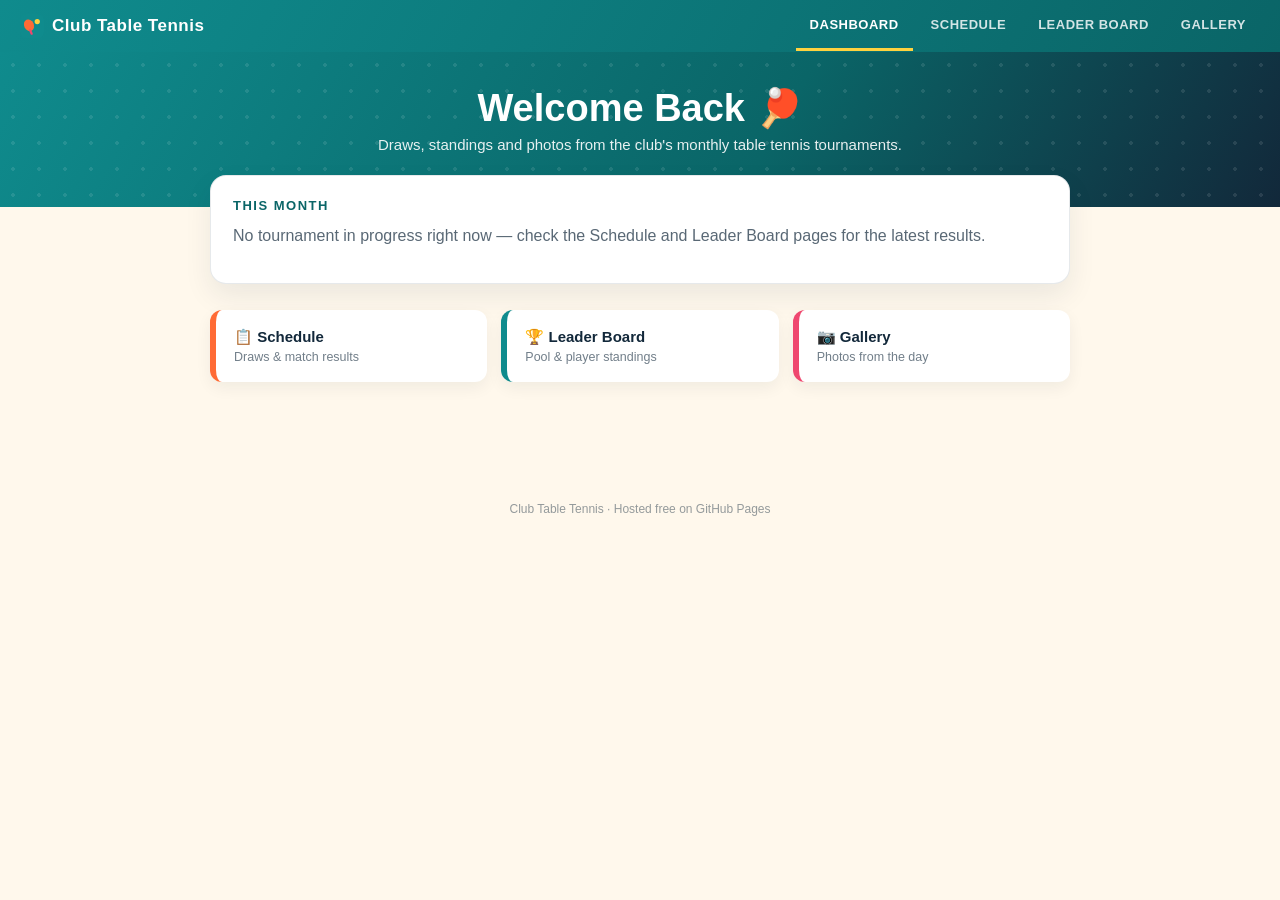
<file: index.html>
<!DOCTYPE html>
<html lang="en">
<head>
<meta charset="UTF-8">
<meta name="viewport" content="width=device-width, initial-scale=1.0">
<title>Club Table Tennis — Dashboard</title>
<link rel="icon" type="image/svg+xml" href="favicon.svg">
<link rel="alternate icon" href="favicon.ico">
<link rel="apple-touch-icon" href="apple-touch-icon.png">
<link rel="stylesheet" href="style.css">
</head>
<body>

<nav class="topnav">
  <a class="brand" href="index.html"><img src="favicon.svg" alt=""> Club Table Tennis</a>
  <div class="links">
    <a href="index.html" class="active">Dashboard</a>
    <a href="schedule.html">Schedule</a>
    <a href="leaderboard.html">Leader Board</a>
    <a href="gallery.html">Gallery</a>
  </div>
</nav>

<div class="page-hero">
  <h1>Welcome Back 🏓</h1>
  <p>Draws, standings and photos from the club's monthly table tennis tournaments.</p>
</div>

<div class="wrap">
  <div class="section">
    <div class="card-panel">
      <h2 class="section-title">This Month</h2>
      <!--
        UPDATE THIS EACH MONTH: replace the text below with a short summary of the
        current tournament (dates, number of pools, anything you want to highlight).
      -->
      <p style="margin-top:0; color:rgba(18,40,58,0.7);">No tournament in progress right now — check the Schedule and Leader Board pages for the latest results.</p>
    </div>

    <div style="display:grid; grid-template-columns:repeat(auto-fit, minmax(180px,1fr)); gap:14px;">
      <a href="schedule.html" style="text-decoration:none; color:var(--ink); background:#fff; border-left:6px solid var(--paddle); border-radius:12px; padding:18px; box-shadow:0 6px 16px rgba(18,40,58,0.06);">
        <div style="font-weight:800; font-size:15px; margin-bottom:4px;">📋 Schedule</div>
        <div style="font-size:12.5px; color:rgba(18,40,58,0.6);">Draws &amp; match results</div>
      </a>
      <a href="leaderboard.html" style="text-decoration:none; color:var(--ink); background:#fff; border-left:6px solid var(--court); border-radius:12px; padding:18px; box-shadow:0 6px 16px rgba(18,40,58,0.06);">
        <div style="font-weight:800; font-size:15px; margin-bottom:4px;">🏆 Leader Board</div>
        <div style="font-size:12.5px; color:rgba(18,40,58,0.6);">Pool &amp; player standings</div>
      </a>
      <a href="gallery.html" style="text-decoration:none; color:var(--ink); background:#fff; border-left:6px solid var(--pink); border-radius:12px; padding:18px; box-shadow:0 6px 16px rgba(18,40,58,0.06);">
        <div style="font-weight:800; font-size:15px; margin-bottom:4px;">📷 Gallery</div>
        <div style="font-size:12.5px; color:rgba(18,40,58,0.6);">Photos from the day</div>
      </a>
    </div>
  </div>
</div>

<footer>Club Table Tennis · Hosted free on GitHub Pages</footer>
</body>
</html>
</file>
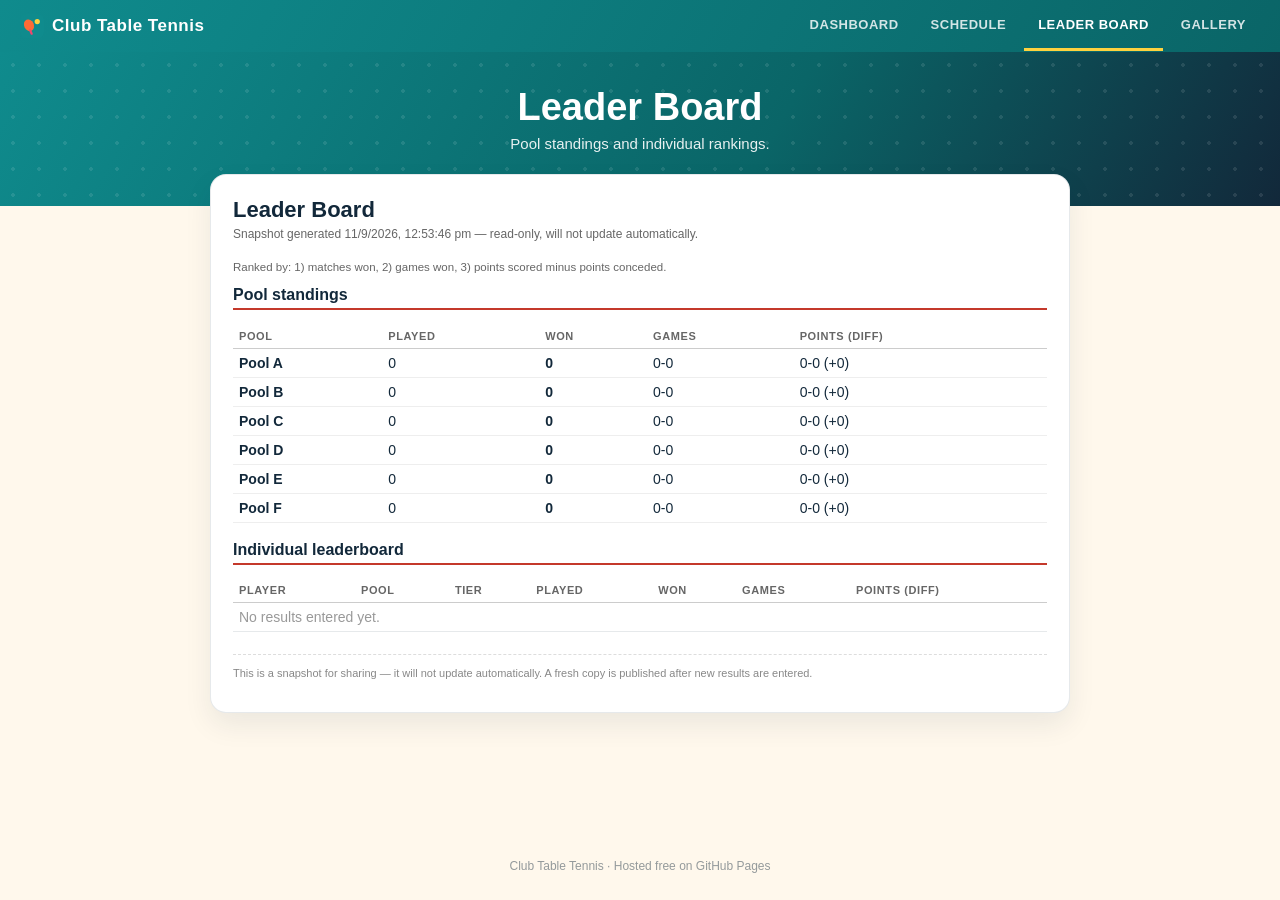
<file: leaderboard.html>
<!DOCTYPE html><html lang="en"><head><meta charset="UTF-8">
<meta name="viewport" content="width=device-width, initial-scale=1.0">
<title>Leader Board — Club Table Tennis</title>
<link rel="icon" type="image/svg+xml" href="favicon.svg">
<link rel="alternate icon" href="favicon.ico">
<link rel="apple-touch-icon" href="apple-touch-icon.png">
<link rel="stylesheet" href="style.css">
</head><body>
<nav class="topnav">
  <a class="brand" href="index.html"><img src="favicon.svg" alt=""> Club Table Tennis</a>
  <div class="links">
    <a href="index.html">Dashboard</a><a href="schedule.html">Schedule</a><a href="leaderboard.html" class="active">Leader Board</a><a href="gallery.html">Gallery</a>
  </div>
</nav>
<div class="page-hero"><h1>Leader Board</h1><p>Pool standings and individual rankings.</p></div>
<div class="wrap"><div class="section"><div class="card-panel"><h1 style="margin:0 0 4px;font-size:22px;">Leader Board</h1>
  <div style="color:#666;font-size:12px;margin-bottom:20px;">Snapshot generated 11/9/2026, 12:53:46 pm — read-only, will not update automatically.</div>
  <div style="color:#666;font-size:11.5px;margin-bottom:10px;">Ranked by: 1) matches won, 2) games won, 3) points scored minus points conceded.</div>
  <h2 style="font-size:16px;border-bottom:2px solid #C4392B;padding-bottom:4px;">Pool standings</h2>
  <table style="width:100%;border-collapse:collapse;margin-bottom:18px;">
    <thead><tr><th style="text-align:left;padding:6px;border-bottom:1px solid #ccc;font-size:11px;text-transform:uppercase;color:#666;">Pool</th><th style="text-align:left;padding:6px;border-bottom:1px solid #ccc;font-size:11px;text-transform:uppercase;color:#666;">Played</th><th style="text-align:left;padding:6px;border-bottom:1px solid #ccc;font-size:11px;text-transform:uppercase;color:#666;">Won</th><th style="text-align:left;padding:6px;border-bottom:1px solid #ccc;font-size:11px;text-transform:uppercase;color:#666;">Games</th><th style="text-align:left;padding:6px;border-bottom:1px solid #ccc;font-size:11px;text-transform:uppercase;color:#666;">Points (diff)</th></tr></thead>
    <tbody><tr>
      <td style="padding:6px;border-bottom:1px solid #eee;font-weight:700;">Pool A</td>
      <td style="padding:6px;border-bottom:1px solid #eee;">0</td>
      <td style="padding:6px;border-bottom:1px solid #eee;font-weight:700;">0</td>
      <td style="padding:6px;border-bottom:1px solid #eee;">0-0</td>
      <td style="padding:6px;border-bottom:1px solid #eee;">0-0 (+0)</td>
    </tr><tr>
      <td style="padding:6px;border-bottom:1px solid #eee;font-weight:700;">Pool B</td>
      <td style="padding:6px;border-bottom:1px solid #eee;">0</td>
      <td style="padding:6px;border-bottom:1px solid #eee;font-weight:700;">0</td>
      <td style="padding:6px;border-bottom:1px solid #eee;">0-0</td>
      <td style="padding:6px;border-bottom:1px solid #eee;">0-0 (+0)</td>
    </tr><tr>
      <td style="padding:6px;border-bottom:1px solid #eee;font-weight:700;">Pool C</td>
      <td style="padding:6px;border-bottom:1px solid #eee;">0</td>
      <td style="padding:6px;border-bottom:1px solid #eee;font-weight:700;">0</td>
      <td style="padding:6px;border-bottom:1px solid #eee;">0-0</td>
      <td style="padding:6px;border-bottom:1px solid #eee;">0-0 (+0)</td>
    </tr><tr>
      <td style="padding:6px;border-bottom:1px solid #eee;font-weight:700;">Pool D</td>
      <td style="padding:6px;border-bottom:1px solid #eee;">0</td>
      <td style="padding:6px;border-bottom:1px solid #eee;font-weight:700;">0</td>
      <td style="padding:6px;border-bottom:1px solid #eee;">0-0</td>
      <td style="padding:6px;border-bottom:1px solid #eee;">0-0 (+0)</td>
    </tr><tr>
      <td style="padding:6px;border-bottom:1px solid #eee;font-weight:700;">Pool E</td>
      <td style="padding:6px;border-bottom:1px solid #eee;">0</td>
      <td style="padding:6px;border-bottom:1px solid #eee;font-weight:700;">0</td>
      <td style="padding:6px;border-bottom:1px solid #eee;">0-0</td>
      <td style="padding:6px;border-bottom:1px solid #eee;">0-0 (+0)</td>
    </tr><tr>
      <td style="padding:6px;border-bottom:1px solid #eee;font-weight:700;">Pool F</td>
      <td style="padding:6px;border-bottom:1px solid #eee;">0</td>
      <td style="padding:6px;border-bottom:1px solid #eee;font-weight:700;">0</td>
      <td style="padding:6px;border-bottom:1px solid #eee;">0-0</td>
      <td style="padding:6px;border-bottom:1px solid #eee;">0-0 (+0)</td>
    </tr></tbody>
  </table>
  <h2 style="font-size:16px;border-bottom:2px solid #C4392B;padding-bottom:4px;">Individual leaderboard</h2>
  <table style="width:100%;border-collapse:collapse;">
    <thead><tr><th style="text-align:left;padding:6px;border-bottom:1px solid #ccc;font-size:11px;text-transform:uppercase;color:#666;">Player</th><th style="text-align:left;padding:6px;border-bottom:1px solid #ccc;font-size:11px;text-transform:uppercase;color:#666;">Pool</th><th style="text-align:left;padding:6px;border-bottom:1px solid #ccc;font-size:11px;text-transform:uppercase;color:#666;">Tier</th><th style="text-align:left;padding:6px;border-bottom:1px solid #ccc;font-size:11px;text-transform:uppercase;color:#666;">Played</th><th style="text-align:left;padding:6px;border-bottom:1px solid #ccc;font-size:11px;text-transform:uppercase;color:#666;">Won</th><th style="text-align:left;padding:6px;border-bottom:1px solid #ccc;font-size:11px;text-transform:uppercase;color:#666;">Games</th><th style="text-align:left;padding:6px;border-bottom:1px solid #ccc;font-size:11px;text-transform:uppercase;color:#666;">Points (diff)</th></tr></thead>
    <tbody><tr><td colspan="7" style="padding:6px;color:#999;">No results entered yet.</td></tr></tbody>
  </table>
<p style="margin-top:22px;color:#888;font-size:11px;border-top:1px dashed #ddd;padding-top:12px;">This is a snapshot for sharing — it will not update automatically. A fresh copy is published after new results are entered.</p>
</div></div></div>
<footer>Club Table Tennis · Hosted free on GitHub Pages</footer>
</body></html>
</file>
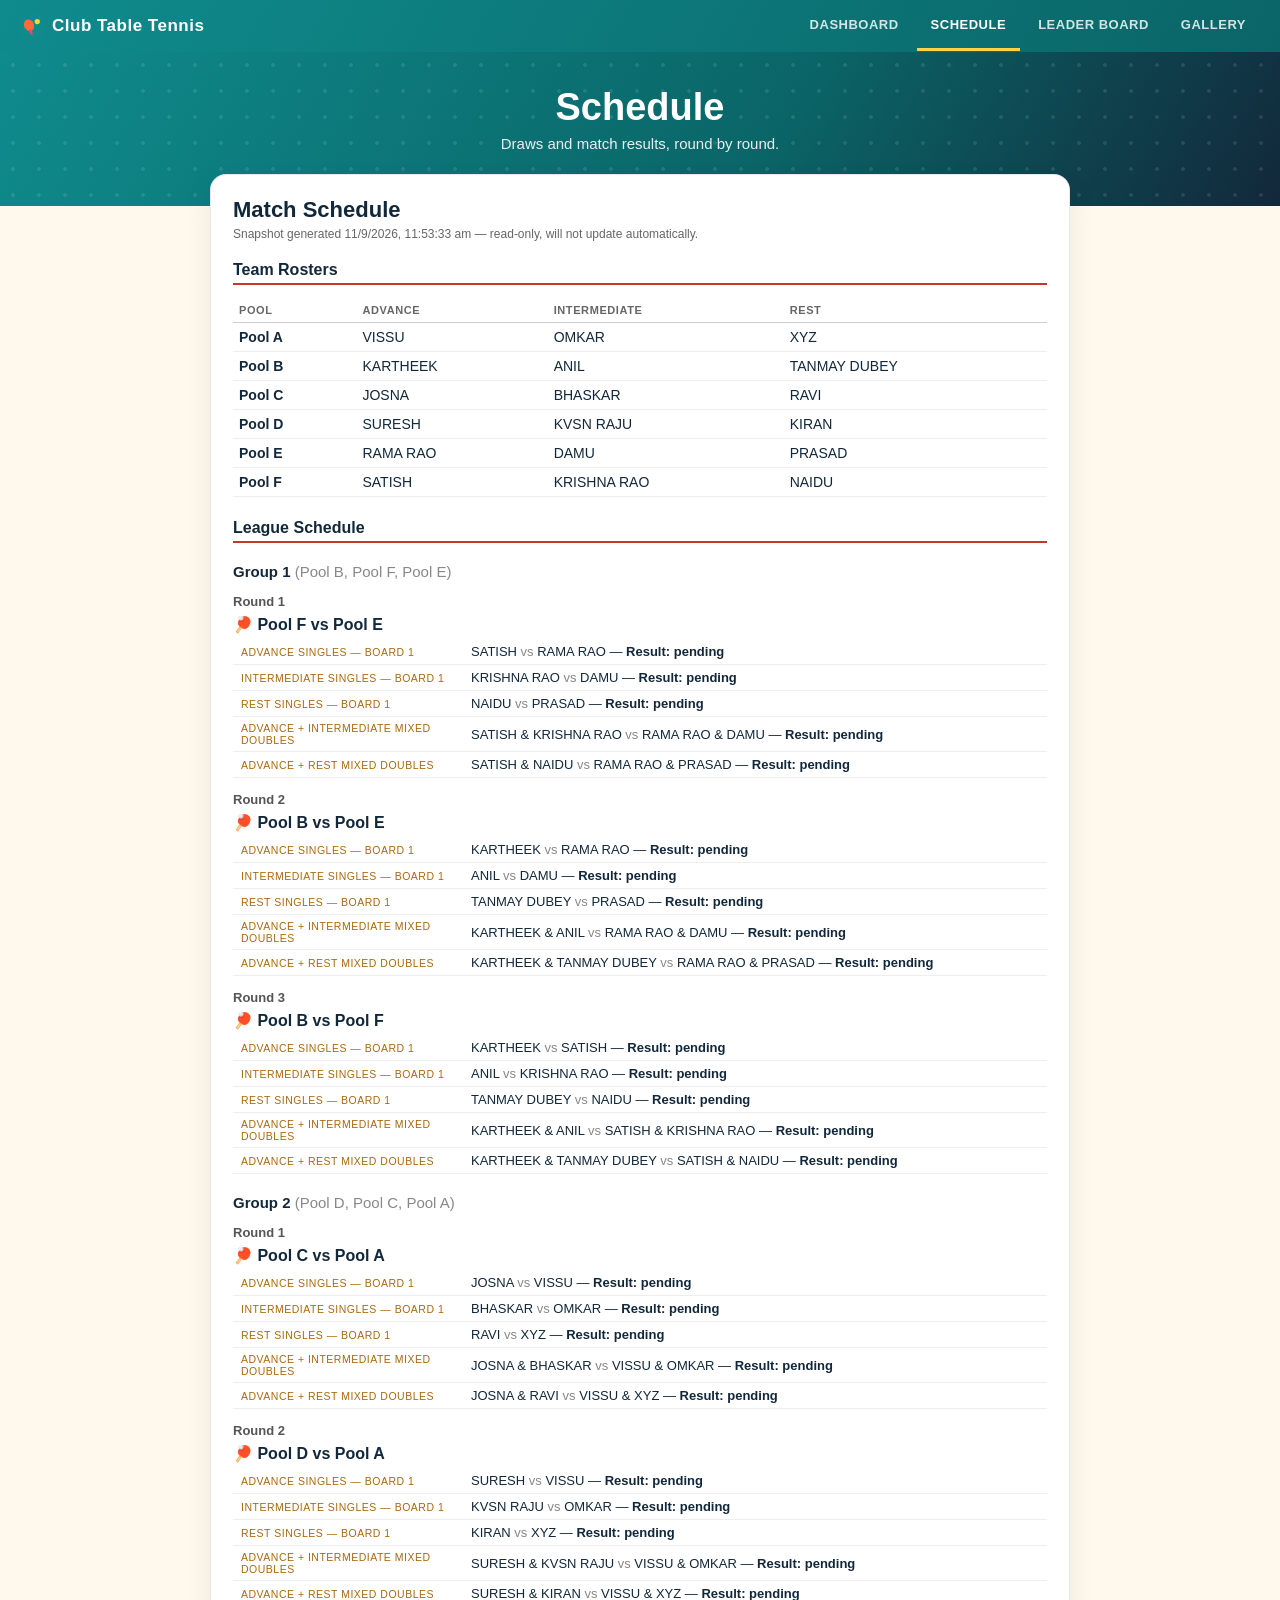
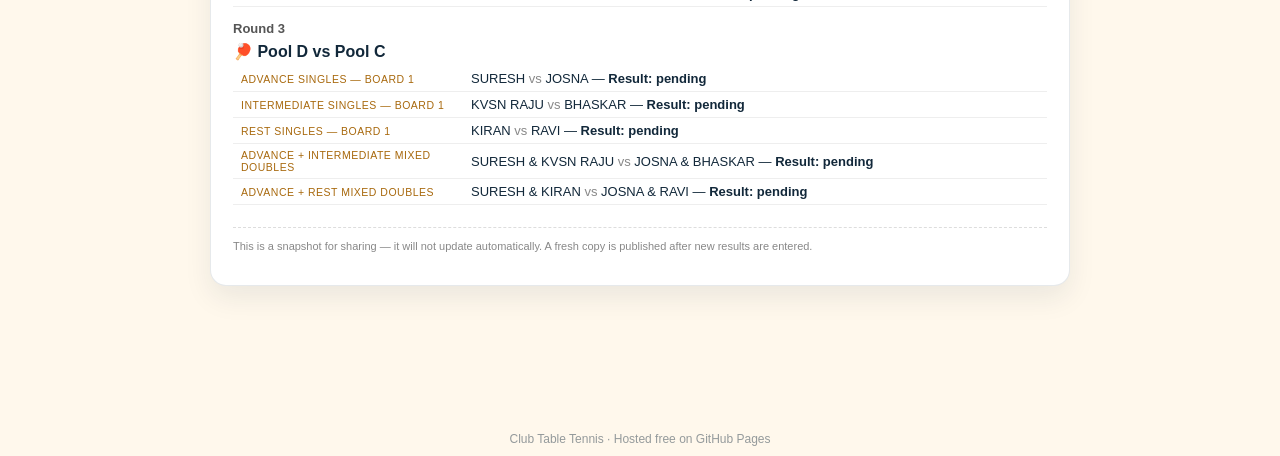
<file: schedule.html>
<!DOCTYPE html><html lang="en"><head><meta charset="UTF-8">
<meta name="viewport" content="width=device-width, initial-scale=1.0">
<title>Schedule — Club Table Tennis</title>
<link rel="icon" type="image/svg+xml" href="favicon.svg">
<link rel="alternate icon" href="favicon.ico">
<link rel="apple-touch-icon" href="apple-touch-icon.png">
<link rel="stylesheet" href="style.css">
</head><body>
<nav class="topnav">
  <a class="brand" href="index.html"><img src="favicon.svg" alt=""> Club Table Tennis</a>
  <div class="links">
    <a href="index.html">Dashboard</a><a href="schedule.html" class="active">Schedule</a><a href="leaderboard.html">Leader Board</a><a href="gallery.html">Gallery</a>
  </div>
</nav>
<div class="page-hero"><h1>Schedule</h1><p>Draws and match results, round by round.</p></div>
<div class="wrap"><div class="section"><div class="card-panel"><h1 style="margin:0 0 4px;font-size:22px;">Match Schedule</h1>
  <div style="color:#666;font-size:12px;margin-bottom:20px;">Snapshot generated 11/9/2026, 11:53:33 am — read-only, will not update automatically.</div>
  <h2 style="font-size:16px;border-bottom:2px solid #C4392B;padding-bottom:4px;">Team Rosters</h2>
  <table style="width:100%;border-collapse:collapse;margin-bottom:22px;">
    <thead><tr><th style="text-align:left;padding:6px;border-bottom:1px solid #ccc;font-size:11px;text-transform:uppercase;color:#666;">Pool</th><th style="text-align:left;padding:6px;border-bottom:1px solid #ccc;font-size:11px;text-transform:uppercase;color:#666;">Advance</th><th style="text-align:left;padding:6px;border-bottom:1px solid #ccc;font-size:11px;text-transform:uppercase;color:#666;">Intermediate</th><th style="text-align:left;padding:6px;border-bottom:1px solid #ccc;font-size:11px;text-transform:uppercase;color:#666;">Rest</th></tr></thead>
    <tbody><tr>
      <td style="padding:6px;border-bottom:1px solid #eee;font-weight:700;">Pool A</td>
      <td style="padding:6px;border-bottom:1px solid #eee;">VISSU</td>
      <td style="padding:6px;border-bottom:1px solid #eee;">OMKAR</td>
      <td style="padding:6px;border-bottom:1px solid #eee;">XYZ</td>
    </tr><tr>
      <td style="padding:6px;border-bottom:1px solid #eee;font-weight:700;">Pool B</td>
      <td style="padding:6px;border-bottom:1px solid #eee;">KARTHEEK</td>
      <td style="padding:6px;border-bottom:1px solid #eee;">ANIL</td>
      <td style="padding:6px;border-bottom:1px solid #eee;">TANMAY DUBEY</td>
    </tr><tr>
      <td style="padding:6px;border-bottom:1px solid #eee;font-weight:700;">Pool C</td>
      <td style="padding:6px;border-bottom:1px solid #eee;">JOSNA</td>
      <td style="padding:6px;border-bottom:1px solid #eee;">BHASKAR</td>
      <td style="padding:6px;border-bottom:1px solid #eee;">RAVI</td>
    </tr><tr>
      <td style="padding:6px;border-bottom:1px solid #eee;font-weight:700;">Pool D</td>
      <td style="padding:6px;border-bottom:1px solid #eee;">SURESH</td>
      <td style="padding:6px;border-bottom:1px solid #eee;">KVSN RAJU</td>
      <td style="padding:6px;border-bottom:1px solid #eee;">KIRAN</td>
    </tr><tr>
      <td style="padding:6px;border-bottom:1px solid #eee;font-weight:700;">Pool E</td>
      <td style="padding:6px;border-bottom:1px solid #eee;">RAMA RAO</td>
      <td style="padding:6px;border-bottom:1px solid #eee;">DAMU</td>
      <td style="padding:6px;border-bottom:1px solid #eee;">PRASAD</td>
    </tr><tr>
      <td style="padding:6px;border-bottom:1px solid #eee;font-weight:700;">Pool F</td>
      <td style="padding:6px;border-bottom:1px solid #eee;">SATISH</td>
      <td style="padding:6px;border-bottom:1px solid #eee;">KRISHNA RAO</td>
      <td style="padding:6px;border-bottom:1px solid #eee;">NAIDU</td>
    </tr></tbody>
  </table><h2 style="font-size:16px;border-bottom:2px solid #C4392B;padding-bottom:4px;">League Schedule</h2><h3 style="margin:20px 0 8px;font-size:15px;">Group 1 <span style="font-weight:400;color:#888;">(Pool B, Pool F, Pool E)</span></h3><h4 style="margin:14px 0 6px;font-size:13px;color:#555;">Round 1</h4><div style="margin:0 0 14px;">
              <div style="font-weight:700;margin-bottom:5px;">🏓 Pool F vs Pool E</div>
              <table style="width:100%;border-collapse:collapse;font-size:13px;background:#fff;"><tr><td style="padding:5px 8px;border-bottom:1px solid #eee;width:230px;color:#A8690E;font-size:10.5px;text-transform:uppercase;letter-spacing:0.5px;">Advance Singles — Board 1</td><td style="padding:5px 8px;border-bottom:1px solid #eee;">SATISH <span style="color:#888;">vs</span> RAMA RAO — <b>Result: pending</b></td></tr><tr><td style="padding:5px 8px;border-bottom:1px solid #eee;width:230px;color:#A8690E;font-size:10.5px;text-transform:uppercase;letter-spacing:0.5px;">Intermediate Singles — Board 1</td><td style="padding:5px 8px;border-bottom:1px solid #eee;">KRISHNA RAO <span style="color:#888;">vs</span> DAMU — <b>Result: pending</b></td></tr><tr><td style="padding:5px 8px;border-bottom:1px solid #eee;width:230px;color:#A8690E;font-size:10.5px;text-transform:uppercase;letter-spacing:0.5px;">Rest Singles — Board 1</td><td style="padding:5px 8px;border-bottom:1px solid #eee;">NAIDU <span style="color:#888;">vs</span> PRASAD — <b>Result: pending</b></td></tr><tr><td style="padding:5px 8px;border-bottom:1px solid #eee;width:230px;color:#A8690E;font-size:10.5px;text-transform:uppercase;letter-spacing:0.5px;">Advance + Intermediate Mixed Doubles</td><td style="padding:5px 8px;border-bottom:1px solid #eee;">SATISH &amp; KRISHNA RAO <span style="color:#888;">vs</span> RAMA RAO &amp; DAMU — <b>Result: pending</b></td></tr><tr><td style="padding:5px 8px;border-bottom:1px solid #eee;width:230px;color:#A8690E;font-size:10.5px;text-transform:uppercase;letter-spacing:0.5px;">Advance + Rest Mixed Doubles</td><td style="padding:5px 8px;border-bottom:1px solid #eee;">SATISH &amp; NAIDU <span style="color:#888;">vs</span> RAMA RAO &amp; PRASAD — <b>Result: pending</b></td></tr></table>
            </div><h4 style="margin:14px 0 6px;font-size:13px;color:#555;">Round 2</h4><div style="margin:0 0 14px;">
              <div style="font-weight:700;margin-bottom:5px;">🏓 Pool B vs Pool E</div>
              <table style="width:100%;border-collapse:collapse;font-size:13px;background:#fff;"><tr><td style="padding:5px 8px;border-bottom:1px solid #eee;width:230px;color:#A8690E;font-size:10.5px;text-transform:uppercase;letter-spacing:0.5px;">Advance Singles — Board 1</td><td style="padding:5px 8px;border-bottom:1px solid #eee;">KARTHEEK <span style="color:#888;">vs</span> RAMA RAO — <b>Result: pending</b></td></tr><tr><td style="padding:5px 8px;border-bottom:1px solid #eee;width:230px;color:#A8690E;font-size:10.5px;text-transform:uppercase;letter-spacing:0.5px;">Intermediate Singles — Board 1</td><td style="padding:5px 8px;border-bottom:1px solid #eee;">ANIL <span style="color:#888;">vs</span> DAMU — <b>Result: pending</b></td></tr><tr><td style="padding:5px 8px;border-bottom:1px solid #eee;width:230px;color:#A8690E;font-size:10.5px;text-transform:uppercase;letter-spacing:0.5px;">Rest Singles — Board 1</td><td style="padding:5px 8px;border-bottom:1px solid #eee;">TANMAY DUBEY <span style="color:#888;">vs</span> PRASAD — <b>Result: pending</b></td></tr><tr><td style="padding:5px 8px;border-bottom:1px solid #eee;width:230px;color:#A8690E;font-size:10.5px;text-transform:uppercase;letter-spacing:0.5px;">Advance + Intermediate Mixed Doubles</td><td style="padding:5px 8px;border-bottom:1px solid #eee;">KARTHEEK &amp; ANIL <span style="color:#888;">vs</span> RAMA RAO &amp; DAMU — <b>Result: pending</b></td></tr><tr><td style="padding:5px 8px;border-bottom:1px solid #eee;width:230px;color:#A8690E;font-size:10.5px;text-transform:uppercase;letter-spacing:0.5px;">Advance + Rest Mixed Doubles</td><td style="padding:5px 8px;border-bottom:1px solid #eee;">KARTHEEK &amp; TANMAY DUBEY <span style="color:#888;">vs</span> RAMA RAO &amp; PRASAD — <b>Result: pending</b></td></tr></table>
            </div><h4 style="margin:14px 0 6px;font-size:13px;color:#555;">Round 3</h4><div style="margin:0 0 14px;">
              <div style="font-weight:700;margin-bottom:5px;">🏓 Pool B vs Pool F</div>
              <table style="width:100%;border-collapse:collapse;font-size:13px;background:#fff;"><tr><td style="padding:5px 8px;border-bottom:1px solid #eee;width:230px;color:#A8690E;font-size:10.5px;text-transform:uppercase;letter-spacing:0.5px;">Advance Singles — Board 1</td><td style="padding:5px 8px;border-bottom:1px solid #eee;">KARTHEEK <span style="color:#888;">vs</span> SATISH — <b>Result: pending</b></td></tr><tr><td style="padding:5px 8px;border-bottom:1px solid #eee;width:230px;color:#A8690E;font-size:10.5px;text-transform:uppercase;letter-spacing:0.5px;">Intermediate Singles — Board 1</td><td style="padding:5px 8px;border-bottom:1px solid #eee;">ANIL <span style="color:#888;">vs</span> KRISHNA RAO — <b>Result: pending</b></td></tr><tr><td style="padding:5px 8px;border-bottom:1px solid #eee;width:230px;color:#A8690E;font-size:10.5px;text-transform:uppercase;letter-spacing:0.5px;">Rest Singles — Board 1</td><td style="padding:5px 8px;border-bottom:1px solid #eee;">TANMAY DUBEY <span style="color:#888;">vs</span> NAIDU — <b>Result: pending</b></td></tr><tr><td style="padding:5px 8px;border-bottom:1px solid #eee;width:230px;color:#A8690E;font-size:10.5px;text-transform:uppercase;letter-spacing:0.5px;">Advance + Intermediate Mixed Doubles</td><td style="padding:5px 8px;border-bottom:1px solid #eee;">KARTHEEK &amp; ANIL <span style="color:#888;">vs</span> SATISH &amp; KRISHNA RAO — <b>Result: pending</b></td></tr><tr><td style="padding:5px 8px;border-bottom:1px solid #eee;width:230px;color:#A8690E;font-size:10.5px;text-transform:uppercase;letter-spacing:0.5px;">Advance + Rest Mixed Doubles</td><td style="padding:5px 8px;border-bottom:1px solid #eee;">KARTHEEK &amp; TANMAY DUBEY <span style="color:#888;">vs</span> SATISH &amp; NAIDU — <b>Result: pending</b></td></tr></table>
            </div><h3 style="margin:20px 0 8px;font-size:15px;">Group 2 <span style="font-weight:400;color:#888;">(Pool D, Pool C, Pool A)</span></h3><h4 style="margin:14px 0 6px;font-size:13px;color:#555;">Round 1</h4><div style="margin:0 0 14px;">
              <div style="font-weight:700;margin-bottom:5px;">🏓 Pool C vs Pool A</div>
              <table style="width:100%;border-collapse:collapse;font-size:13px;background:#fff;"><tr><td style="padding:5px 8px;border-bottom:1px solid #eee;width:230px;color:#A8690E;font-size:10.5px;text-transform:uppercase;letter-spacing:0.5px;">Advance Singles — Board 1</td><td style="padding:5px 8px;border-bottom:1px solid #eee;">JOSNA <span style="color:#888;">vs</span> VISSU — <b>Result: pending</b></td></tr><tr><td style="padding:5px 8px;border-bottom:1px solid #eee;width:230px;color:#A8690E;font-size:10.5px;text-transform:uppercase;letter-spacing:0.5px;">Intermediate Singles — Board 1</td><td style="padding:5px 8px;border-bottom:1px solid #eee;">BHASKAR <span style="color:#888;">vs</span> OMKAR — <b>Result: pending</b></td></tr><tr><td style="padding:5px 8px;border-bottom:1px solid #eee;width:230px;color:#A8690E;font-size:10.5px;text-transform:uppercase;letter-spacing:0.5px;">Rest Singles — Board 1</td><td style="padding:5px 8px;border-bottom:1px solid #eee;">RAVI <span style="color:#888;">vs</span> XYZ — <b>Result: pending</b></td></tr><tr><td style="padding:5px 8px;border-bottom:1px solid #eee;width:230px;color:#A8690E;font-size:10.5px;text-transform:uppercase;letter-spacing:0.5px;">Advance + Intermediate Mixed Doubles</td><td style="padding:5px 8px;border-bottom:1px solid #eee;">JOSNA &amp; BHASKAR <span style="color:#888;">vs</span> VISSU &amp; OMKAR — <b>Result: pending</b></td></tr><tr><td style="padding:5px 8px;border-bottom:1px solid #eee;width:230px;color:#A8690E;font-size:10.5px;text-transform:uppercase;letter-spacing:0.5px;">Advance + Rest Mixed Doubles</td><td style="padding:5px 8px;border-bottom:1px solid #eee;">JOSNA &amp; RAVI <span style="color:#888;">vs</span> VISSU &amp; XYZ — <b>Result: pending</b></td></tr></table>
            </div><h4 style="margin:14px 0 6px;font-size:13px;color:#555;">Round 2</h4><div style="margin:0 0 14px;">
              <div style="font-weight:700;margin-bottom:5px;">🏓 Pool D vs Pool A</div>
              <table style="width:100%;border-collapse:collapse;font-size:13px;background:#fff;"><tr><td style="padding:5px 8px;border-bottom:1px solid #eee;width:230px;color:#A8690E;font-size:10.5px;text-transform:uppercase;letter-spacing:0.5px;">Advance Singles — Board 1</td><td style="padding:5px 8px;border-bottom:1px solid #eee;">SURESH <span style="color:#888;">vs</span> VISSU — <b>Result: pending</b></td></tr><tr><td style="padding:5px 8px;border-bottom:1px solid #eee;width:230px;color:#A8690E;font-size:10.5px;text-transform:uppercase;letter-spacing:0.5px;">Intermediate Singles — Board 1</td><td style="padding:5px 8px;border-bottom:1px solid #eee;">KVSN RAJU <span style="color:#888;">vs</span> OMKAR — <b>Result: pending</b></td></tr><tr><td style="padding:5px 8px;border-bottom:1px solid #eee;width:230px;color:#A8690E;font-size:10.5px;text-transform:uppercase;letter-spacing:0.5px;">Rest Singles — Board 1</td><td style="padding:5px 8px;border-bottom:1px solid #eee;">KIRAN <span style="color:#888;">vs</span> XYZ — <b>Result: pending</b></td></tr><tr><td style="padding:5px 8px;border-bottom:1px solid #eee;width:230px;color:#A8690E;font-size:10.5px;text-transform:uppercase;letter-spacing:0.5px;">Advance + Intermediate Mixed Doubles</td><td style="padding:5px 8px;border-bottom:1px solid #eee;">SURESH &amp; KVSN RAJU <span style="color:#888;">vs</span> VISSU &amp; OMKAR — <b>Result: pending</b></td></tr><tr><td style="padding:5px 8px;border-bottom:1px solid #eee;width:230px;color:#A8690E;font-size:10.5px;text-transform:uppercase;letter-spacing:0.5px;">Advance + Rest Mixed Doubles</td><td style="padding:5px 8px;border-bottom:1px solid #eee;">SURESH &amp; KIRAN <span style="color:#888;">vs</span> VISSU &amp; XYZ — <b>Result: pending</b></td></tr></table>
            </div><h4 style="margin:14px 0 6px;font-size:13px;color:#555;">Round 3</h4><div style="margin:0 0 14px;">
              <div style="font-weight:700;margin-bottom:5px;">🏓 Pool D vs Pool C</div>
              <table style="width:100%;border-collapse:collapse;font-size:13px;background:#fff;"><tr><td style="padding:5px 8px;border-bottom:1px solid #eee;width:230px;color:#A8690E;font-size:10.5px;text-transform:uppercase;letter-spacing:0.5px;">Advance Singles — Board 1</td><td style="padding:5px 8px;border-bottom:1px solid #eee;">SURESH <span style="color:#888;">vs</span> JOSNA — <b>Result: pending</b></td></tr><tr><td style="padding:5px 8px;border-bottom:1px solid #eee;width:230px;color:#A8690E;font-size:10.5px;text-transform:uppercase;letter-spacing:0.5px;">Intermediate Singles — Board 1</td><td style="padding:5px 8px;border-bottom:1px solid #eee;">KVSN RAJU <span style="color:#888;">vs</span> BHASKAR — <b>Result: pending</b></td></tr><tr><td style="padding:5px 8px;border-bottom:1px solid #eee;width:230px;color:#A8690E;font-size:10.5px;text-transform:uppercase;letter-spacing:0.5px;">Rest Singles — Board 1</td><td style="padding:5px 8px;border-bottom:1px solid #eee;">KIRAN <span style="color:#888;">vs</span> RAVI — <b>Result: pending</b></td></tr><tr><td style="padding:5px 8px;border-bottom:1px solid #eee;width:230px;color:#A8690E;font-size:10.5px;text-transform:uppercase;letter-spacing:0.5px;">Advance + Intermediate Mixed Doubles</td><td style="padding:5px 8px;border-bottom:1px solid #eee;">SURESH &amp; KVSN RAJU <span style="color:#888;">vs</span> JOSNA &amp; BHASKAR — <b>Result: pending</b></td></tr><tr><td style="padding:5px 8px;border-bottom:1px solid #eee;width:230px;color:#A8690E;font-size:10.5px;text-transform:uppercase;letter-spacing:0.5px;">Advance + Rest Mixed Doubles</td><td style="padding:5px 8px;border-bottom:1px solid #eee;">SURESH &amp; KIRAN <span style="color:#888;">vs</span> JOSNA &amp; RAVI — <b>Result: pending</b></td></tr></table>
            </div>
<p style="margin-top:22px;color:#888;font-size:11px;border-top:1px dashed #ddd;padding-top:12px;">This is a snapshot for sharing — it will not update automatically. A fresh copy is published after new results are entered.</p>
</div></div></div>
<footer>Club Table Tennis · Hosted free on GitHub Pages</footer>
</body></html>
</file>
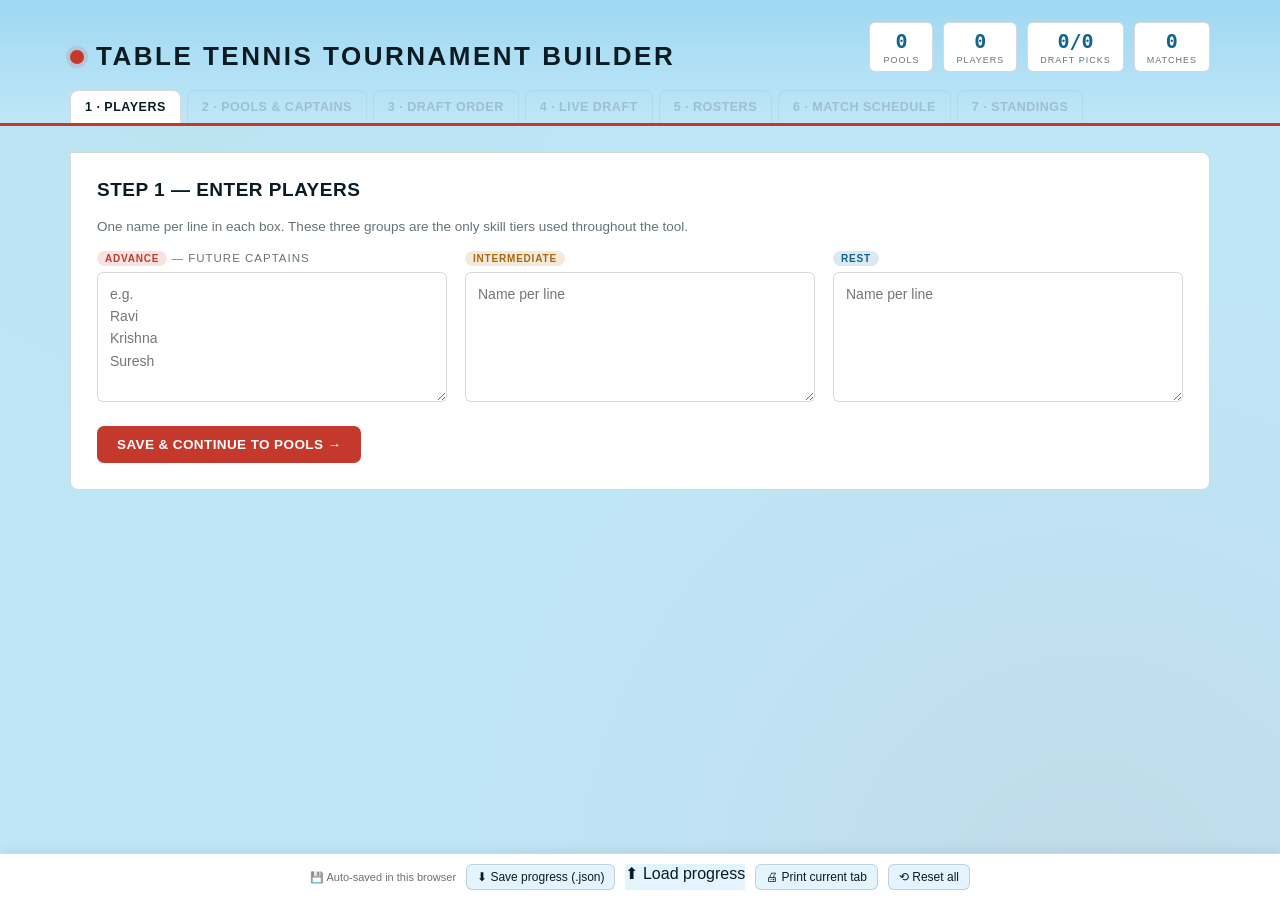
<file: tool.html>
<!DOCTYPE html>
<html lang="en">
<head>
<meta charset="UTF-8">
<meta name="viewport" content="width=device-width, initial-scale=1.0">
<title>Table Tennis Tournament Builder</title>
<style>
  :root{
    --bg:#BFE6F7;
    --panel:#FFFFFF;
    --panel2:#E3F4FC;
    --line: rgba(8,30,40,0.16);
    --cream:#0A1B23;
    --cream-dim: rgba(10,27,35,0.62);
    --ink:#0A1B23;
    --red:#C4392B;
    --red-dim: rgba(196,57,43,0.14);
    --amber:#A8690E;
    --amber-dim: rgba(168,105,14,0.14);
    --blue:#116393;
    --blue-dim: rgba(17,99,147,0.14);
    --green-accent:#0E7C61;
    --radius: 10px;
    --mono: 'SF Mono', 'Consolas', 'Menlo', monospace;
  }
  *{box-sizing:border-box;}
  html,body{margin:0;padding:0;}
  body{
    background: var(--bg);
    color: var(--cream);
    font-family: -apple-system, "Segoe UI", Roboto, Arial, sans-serif;
    min-height:100vh;
    background-image:
      radial-gradient(circle at 15% 0%, rgba(127,184,142,0.08), transparent 40%),
      radial-gradient(circle at 85% 100%, rgba(214,72,58,0.07), transparent 45%);
  }
  .wrap{max-width:1180px; margin:0 auto; padding:0 20px 80px;}

  /* SCOREBOARD HEADER */
  .scoreboard{
    background: linear-gradient(180deg, #9FD8F2, #BFE6F7);
    border-bottom: 3px solid var(--red);
    padding: 22px 0 0;
    margin-bottom: 26px;
  }
  .scoreboard-inner{max-width:1180px;margin:0 auto;padding:0 20px 18px;display:flex;align-items:flex-end;justify-content:space-between;flex-wrap:wrap;gap:14px;}
  .brand{display:flex;align-items:center;gap:12px;}
  .brand .dot{width:14px;height:14px;border-radius:50%;background:var(--red);box-shadow:0 0 0 4px var(--red-dim);}
  .brand h1{
    font-size:26px; margin:0; letter-spacing:2.5px; text-transform:uppercase;
    font-weight:800; font-stretch:condensed;
  }
  .brand .sub{font-family:var(--mono); font-size:11px; letter-spacing:1.5px; color: var(--cream-dim); text-transform:uppercase; margin-top:2px;}
  .readouts{display:flex; gap:10px; flex-wrap:wrap;}
  .readout{
    background:#FFFFFF; border:1px solid var(--line); border-radius:6px;
    padding:6px 12px; min-width:64px; text-align:center;
  }
  .readout .num{font-family:var(--mono); font-size:20px; color:var(--blue); font-weight:700;}
  .readout .lbl{font-size:9px; letter-spacing:1px; text-transform:uppercase; color:var(--cream-dim); margin-top:2px;}

  /* NAV */
  nav.tabs{display:flex; gap:6px; max-width:1180px; margin:0 auto; padding:0 20px; flex-wrap:wrap;}
  nav.tabs button{
    background:transparent; border:1px solid var(--line); color:var(--cream-dim);
    padding:9px 14px; border-radius:8px 8px 0 0; cursor:pointer; font-size:12.5px;
    letter-spacing:0.5px; text-transform:uppercase; font-weight:600; font-family:inherit;
    border-bottom:none; opacity:0.55;
  }
  nav.tabs button.active{ background:var(--panel); color:var(--cream); opacity:1; border-color:var(--line); }
  nav.tabs button:not(.active):not(:disabled):hover{opacity:0.85;}
  nav.tabs button:disabled{cursor:not-allowed; opacity:0.28;}

  .panel{background:var(--panel); border:1px solid var(--line); border-radius:0 8px 8px 8px; padding:26px; margin-top:0;}
  h2{margin-top:0; font-size:19px; letter-spacing:0.5px; text-transform:uppercase; font-weight:800;}
  h3{font-size:14.5px; letter-spacing:0.5px; text-transform:uppercase; color:var(--cream-dim); margin-bottom:10px;}
  p.hint{color:var(--cream-dim); font-size:13.5px; line-height:1.5;}

  textarea, input[type=text], input[type=number], select{
    width:100%; background:#FFFFFF; border:1px solid var(--line); color:var(--cream);
    padding:10px 12px; border-radius:6px; font-family:inherit; font-size:14px;
  }
  textarea{min-height:130px; resize:vertical; line-height:1.6;}
  label.field-label{display:block; font-size:11.5px; text-transform:uppercase; letter-spacing:1px; color:var(--cream-dim); margin-bottom:6px;}

  .grid3{display:grid; grid-template-columns:1fr 1fr 1fr; gap:18px;}
  .grid2{display:grid; grid-template-columns:1fr 1fr; gap:18px;}
  @media(max-width:820px){ .grid3{grid-template-columns:1fr;} .grid2{grid-template-columns:1fr;} }

  .tier-tag{display:inline-block; font-size:10px; text-transform:uppercase; letter-spacing:0.8px; padding:2px 8px; border-radius:20px; font-weight:700;}
  .tier-adv{background:var(--red-dim); color:var(--red);}
  .tier-int{background:var(--amber-dim); color:var(--amber);}
  .tier-rest{background:var(--blue-dim); color:var(--blue);}

  button.btn{
    background:var(--red); color:#fff; border:none; padding:11px 20px; border-radius:7px;
    cursor:pointer; font-weight:700; font-size:13.5px; letter-spacing:0.4px; text-transform:uppercase;
    font-family:inherit;
  }
  button.btn:hover{filter:brightness(1.08);}
  button.btn.secondary{background:var(--panel2); color:var(--cream); border:1px solid var(--line);}
  button.btn.small{padding:6px 12px; font-size:11.5px;}
  button.btn:disabled{opacity:0.35; cursor:not-allowed;}
  button.btn-ghost{background:transparent;border:1px solid var(--line);color:var(--cream-dim);padding:5px 10px;border-radius:6px;font-size:11px;cursor:pointer;font-family:inherit;}

  .actions{display:flex; gap:10px; margin-top:20px; flex-wrap:wrap;}

  .pool-card{background:var(--panel2); border:1px solid var(--line); border-radius:8px; padding:14px 16px; margin-bottom:12px;}
  .pool-card .pool-head{display:flex; justify-content:space-between; align-items:center; margin-bottom:8px;}
  .pool-card .pool-head .name{font-weight:800; letter-spacing:0.5px; text-transform:uppercase; font-size:14px;}
  .pool-card ul{margin:0; padding-left:18px; font-size:13.5px;}
  .pool-card ul li{margin-bottom:3px;}

  .order-row{display:flex; align-items:center; gap:10px; background:var(--panel2); border:1px solid var(--line); border-radius:7px; padding:9px 12px; margin-bottom:8px;}
  .order-row .idx{font-family:var(--mono); color:var(--green-accent); font-weight:700; width:22px;}
  .order-row .grow{flex:1; font-weight:600;}
  .order-row .btns{display:flex; gap:4px;}

  .pick-banner{
    background:linear-gradient(90deg, var(--red-dim), transparent);
    border:1px solid var(--red); border-radius:8px; padding:14px 18px; margin-bottom:18px;
    display:flex; justify-content:space-between; align-items:center; flex-wrap:wrap; gap:10px;
  }
  .pick-banner .who{font-size:17px; font-weight:800; text-transform:uppercase; letter-spacing:0.5px;}
  .pick-banner .phase{font-family:var(--mono); font-size:12px; color:var(--cream-dim);}

  .player-pool-list{display:flex; flex-wrap:wrap; gap:8px;}
  .player-chip{
    background:#FFFFFF; border:1px solid var(--line); padding:8px 14px; border-radius:20px;
    cursor:pointer; font-size:13.5px; font-weight:600; color:var(--cream);
  }
  .player-chip:hover{border-color:var(--blue); color:var(--blue); background:var(--panel2);}

  .picklog{margin-top:20px; font-size:12.5px; color:var(--cream-dim); max-height:180px; overflow-y:auto; border-top:1px solid var(--line); padding-top:10px;}
  .picklog div{padding:3px 0; font-family:var(--mono);}

  table{width:100%; border-collapse:collapse; font-size:13.5px;}
  table th, table td{padding:8px 10px; border-bottom:1px solid var(--line); text-align:left;}
  table th{color:var(--cream-dim); text-transform:uppercase; font-size:10.5px; letter-spacing:0.8px;}

  .round-block{border:1px solid var(--line); border-radius:8px; margin-bottom:18px; overflow:hidden;}
  .round-block .rh{background:var(--panel2); padding:12px 16px; display:flex; justify-content:space-between; align-items:center; flex-wrap:wrap; gap:10px;}
  .round-block .rh .title{font-weight:800; text-transform:uppercase; letter-spacing:0.5px; font-size:13.5px;}
  .round-block .rb{padding:14px 16px;}
  .match-row{display:flex; align-items:center; justify-content:space-between; padding:9px 4px; border-bottom:1px dashed var(--line); gap:10px; flex-wrap:wrap;}
  .match-row:last-child{border-bottom:none;}
  .match-players{font-weight:600; font-size:13.5px;}
  .match-players .vs{color:var(--cream-dim); font-weight:400; margin:0 6px;}
  .match-meta{font-family:var(--mono); font-size:11px; color:var(--cream-dim);}
  select.winner-select{width:auto; padding:5px 8px; font-size:12px;}

  .empty-note{color:var(--cream-dim); font-size:13.5px; padding:20px; text-align:center; border:1px dashed var(--line); border-radius:8px;}
  #print-share-area{display:none;}

  .toggle-row{display:flex; align-items:center; gap:8px; font-size:13px;}
  .footer-bar{
    position:fixed; bottom:0; left:0; right:0; background:#FFFFFF; border-top:1px solid var(--line);
    padding:10px 20px; display:flex; justify-content:center; gap:10px; flex-wrap:wrap; z-index:50;
    box-shadow: 0 -2px 10px rgba(8,30,40,0.08);
  }
  .footer-bar button, .footer-bar label{color:var(--cream);}
  .footer-bar button.btn-ghost, .footer-bar label.btn-ghost{background:var(--panel2); border-color:var(--line);}
  .footer-bar button{font-size:12px;}
  @media print{
    nav.tabs, .footer-bar, .actions, .no-print{display:none !important;}
    body{background:#fff; color:#000;}
    .panel{border:none; background:#fff; color:#000;}
    .pool-card, .round-block, .match-row{border-color:#ccc;}
    .scoreboard{background:#fff !important; border-bottom:2px solid #000;}
    .brand h1, .brand .sub, .readout .num, .readout .lbl{color:#000 !important;}
    #print-share-area{display:none;}
    body.sharing-print .scoreboard, body.sharing-print .wrap{display:none !important;}
    body.sharing-print #print-share-area{display:block !important; padding:10px;}
  }
</style>
</head>
<body>

<div class="scoreboard">
  <div class="scoreboard-inner">
    <div class="brand">
      <div class="dot"></div>
      <div>
        <h1>Table Tennis Tournament Builder</h1>
      </div>
    </div>
    <div class="readouts">
      <div class="readout"><div class="num" id="ro-pools">0</div><div class="lbl">Pools</div></div>
      <div class="readout"><div class="num" id="ro-players">0</div><div class="lbl">Players</div></div>
      <div class="readout"><div class="num" id="ro-picks">0/0</div><div class="lbl">Draft Picks</div></div>
      <div class="readout"><div class="num" id="ro-matches">0</div><div class="lbl">Matches</div></div>
    </div>
  </div>
  <nav class="tabs" id="tabnav"></nav>
</div>

<div class="wrap">
  <div class="panel" id="tabcontent"></div>
</div>

<div id="print-share-area"></div>

<div class="footer-bar no-print">
  <span style="font-size:11px; color:var(--cream-dim); align-self:center;" id="autosave-note">💾 Auto-saved in this browser</span>
  <button class="btn-ghost" onclick="saveProgress()">⬇ Save progress (.json)</button>
  <label class="btn-ghost" style="cursor:pointer;">⬆ Load progress
    <input type="file" accept=".json" style="display:none" onchange="loadProgress(event)">
  </label>
  <button class="btn-ghost" onclick="window.print()">🖨 Print current tab</button>
  <button class="btn-ghost" onclick="if(confirm('Reset everything? This clears all players, draft picks and matches — including the auto-saved copy in this browser.')) resetAll()">⟲ Reset all</button>
</div>

<script>
/* ============================= STATE ============================= */
const TABS = ['players','pools','order','draft','rosters','schedule','standings'];
const TAB_LABELS = {players:'1 · Players', pools:'2 · Pools & Captains', order:'3 · Draft Order', draft:'4 · Live Draft', rosters:'5 · Rosters', schedule:'6 · Match Schedule', standings:'7 · Standings'};

let S = {
  currentTab: 'players',
  advance: [],       // [{id,name}]
  intermediate: [],
  rest: [],
  numPools: 0,
  pools: [],          // [{id,name,captains:[playerObj,...], intermediate:[], rest:[]}]
  extraAdvanceQueue: [], // advance players beyond 1-per-pool, draftable
  draftOrderBase: [],   // array of pool ids, manual order
  orderMode: 'rotate',   // 'rotate' | 'snake' | 'fixed' — who gets first pick each round
  draftPhaseSeq: [],    // computed pick sequence [{poolId}]
  draftPointer: 0,
  draftPool: [],        // remaining draftable players in current phase order: extraAdvance -> intermediate -> rest
  draftLog: [],          // [{poolId, playerId, tier}]
  draftDone: false,
  rrRounds: [],           // [[{poolA,poolB}, ...round1 ties], [round2 ties], ...] — round-robin draw of pools
  matchTypesEnabled: { advadv:true, intint:true, restrest:true, advint:true, advrest:true, intrest:true },
  tiePairings: {},        // tieId -> { typeKey: { a:[playerId,...], b:[playerId,...] } }
  results: {}             // "tieId::typeKey" -> 'a' | 'b'
};

function uid(prefix){ return prefix + '_' + Math.random().toString(36).slice(2,9); }

/* ============================= AUTOSAVE (localStorage) ============================= */
const AUTOSAVE_KEY = 'paddle_draft_autosave_v1';
function autosave(){
  try{ localStorage.setItem(AUTOSAVE_KEY, JSON.stringify(S)); }catch(e){ /* storage unavailable — user can still use manual Save/Load */ }
}
function tryAutoload(){
  try{
    const raw = localStorage.getItem(AUTOSAVE_KEY);
    if(raw){ const loaded = JSON.parse(raw); if(loaded && loaded.advance) S = Object.assign(S, loaded); }
  }catch(e){ /* ignore */ }
}

/* ============================= NAV ============================= */
function canAccess(tab){
  const idx = TABS.indexOf(tab);
  if(idx<=0) return true;
  if(tab==='pools') return S.advance.length>0;
  if(tab==='order') return S.pools.length>0;
  if(tab==='draft') return S.draftOrderBase.length>0;
  if(tab==='rosters') return S.draftDone || S.draftLog.length>0;
  if(tab==='schedule') return S.draftDone;
  if(tab==='standings') return S.rrRounds.length>0;
  return true;
}
function goTab(t){ if(!canAccess(t)) return; S.currentTab=t; render(); }

function renderNav(){
  const nav = document.getElementById('tabnav');
  nav.innerHTML='';
  TABS.forEach(t=>{
    const b = document.createElement('button');
    b.textContent = TAB_LABELS[t];
    b.className = t===S.currentTab ? 'active':'';
    b.disabled = !canAccess(t);
    b.onclick = ()=>goTab(t);
    nav.appendChild(b);
  });
}

function renderReadouts(){
  document.getElementById('ro-pools').textContent = S.pools.length;
  document.getElementById('ro-players').textContent = S.advance.length + S.intermediate.length + S.rest.length;
  document.getElementById('ro-picks').textContent = `${S.draftLog.length}/${S.draftPhaseSeq.length}`;
  let totalMatches = 0;
  Object.keys(S.tiePairings||{}).forEach(tieId=>{
    Object.keys(S.tiePairings[tieId]).forEach(typeKey=>{
      const slot = S.tiePairings[tieId][typeKey];
      if(pairingIsReady(slot)) totalMatches++;
    });
  });
  document.getElementById('ro-matches').textContent = totalMatches;
}

/* ============================= RENDER DISPATCH ============================= */
function render(){
  renderNav(); renderReadouts();
  const el = document.getElementById('tabcontent');
  el.innerHTML='';
  ({players:renderPlayers, pools:renderPools, order:renderOrder, draft:renderDraft, rosters:renderRosters, schedule:renderSchedule, standings:renderStandings})[S.currentTab](el);
  autosave();
}

/* ============================= TAB 1: PLAYERS ============================= */
function renderPlayers(el){
  el.innerHTML = `
    <h2>Step 1 — Enter Players</h2>
    <p class="hint">One name per line in each box. These three groups are the only skill tiers used throughout the tool.</p>
    <div class="grid3">
      <div>
        <label class="field-label"><span class="tier-tag tier-adv">Advance</span> — future captains</label>
        <textarea id="ta-adv" placeholder="e.g.\nRavi\nKrishna\nSuresh">${S.advance.map(p=>p.name).join('\n')}</textarea>
      </div>
      <div>
        <label class="field-label"><span class="tier-tag tier-int">Intermediate</span></label>
        <textarea id="ta-int" placeholder="Name per line">${S.intermediate.map(p=>p.name).join('\n')}</textarea>
      </div>
      <div>
        <label class="field-label"><span class="tier-tag tier-rest">Rest</span></label>
        <textarea id="ta-rest" placeholder="Name per line">${S.rest.map(p=>p.name).join('\n')}</textarea>
      </div>
    </div>
    <div class="actions">
      <button class="btn" onclick="savePlayers()">Save &amp; Continue to Pools →</button>
    </div>
  `;
}
function parseLines(id){
  return document.getElementById(id).value.split('\n').map(s=>s.trim()).filter(Boolean);
}
function dedupeNames(names, prefix){
  const seen = {};
  return names.map(n=>{
    seen[n] = (seen[n]||0)+1;
    const finalName = seen[n]>1 ? `${n} (${seen[n]})` : n;
    return {id: uid(prefix), name: finalName};
  });
}
function savePlayers(){
  const adv = parseLines('ta-adv'), intl = parseLines('ta-int'), rst = parseLines('ta-rest');
  if(adv.length<2){ alert('Enter at least 2 Advance players — they become your captains.'); return; }
  S.advance = dedupeNames(adv,'adv');
  S.intermediate = dedupeNames(intl,'int');
  S.rest = dedupeNames(rst,'rest');
  // reset downstream state since player lists changed
  S.pools=[]; S.extraAdvanceQueue=[]; S.draftOrderBase=[]; S.draftPhaseSeq=[]; S.draftPointer=0;
  S.draftLog=[]; S.draftDone=false; S.rrRounds=[]; S.tiePairings={}; S.results={};
  goTab('pools');
}

/* ============================= TAB 2: POOLS ============================= */
function renderPools(el){
  const suggested = Math.min(S.advance.length, 8);
  if(S.numPools===0) S.numPools = suggested;
  el.innerHTML = `
    <h2>Step 2 — Pools &amp; Captains</h2>
    <p class="hint">You have <b>${S.advance.length}</b> Advance players. Set how many pools (teams) to run — each pool gets one primary captain.
    If Advance players remain beyond that, they go into a draftable "Advance" queue and get picked as co-captains first, before Intermediate.</p>
    <div class="grid2">
      <div>
        <label class="field-label">Number of pools / teams</label>
        <input type="number" id="numpools-input" min="2" max="${S.advance.length}" value="${S.numPools}">
      </div>
      <div>
        <label class="field-label">Primary captain assignment</label>
        <select id="assign-mode">
          <option value="order">In the order I entered them</option>
          <option value="shuffle">Randomly shuffled</option>
        </select>
      </div>
    </div>
    <div class="actions">
      <button class="btn secondary" onclick="buildPools()">Build Pools</button>
    </div>
    <div id="pools-preview" style="margin-top:22px;"></div>
  `;
  document.getElementById('numpools-input').addEventListener('change', e=>{ S.numPools = parseInt(e.target.value)||suggested; });
  if(S.pools.length) drawPoolsPreview();
}
function buildPools(){
  const n = S.numPools;
  if(n<2 || n>S.advance.length){ alert('Number of pools must be between 2 and your total Advance player count.'); return; }
  const mode = document.getElementById('assign-mode').value;
  let advList = [...S.advance];
  if(mode==='shuffle') advList = shuffle(advList);
  const primaries = advList.slice(0,n);
  S.extraAdvanceQueue = advList.slice(n); // becomes draftable
  const poolNames = 'ABCDEFGHIJKLMNOPQRSTUVWXYZ';
  S.pools = primaries.map((cap,i)=>({
    id:'pool_'+i, name:'Pool '+poolNames[i],
    captains:[cap], intermediate:[], rest:[]
  }));
  // rebuilding pools invalidates any downstream order/draft/schedule state
  S.draftOrderBase = S.pools.map(p=>p.id);
  S.draftPhaseSeq=[]; S.draftPointer=0; S.draftPool=[]; S.draftLog=[]; S.draftDone=false;
  S.rrRounds=[]; S.tiePairings={}; S.results={};
  drawPoolsPreview();
}
function drawPoolsPreview(){
  const wrap = document.getElementById('pools-preview');
  if(!wrap) return;
  let html = `<h3>Pools (${S.pools.length})</h3>`;
  S.pools.forEach(p=>{
    html += `<div class="pool-card"><div class="pool-head"><span class="name">${p.name}</span><span class="tier-tag tier-adv">Captain: ${p.captains.map(c=>c.name).join(', ')}</span></div></div>`;
  });
  if(S.extraAdvanceQueue.length){
    html += `<h3 style="margin-top:16px;">Draftable Advance queue (${S.extraAdvanceQueue.length})</h3>
    <p class="hint">These extra Advance players will be picked as co-captains — one round of picks — before Intermediate players are drafted.</p>
    <div class="player-pool-list">${S.extraAdvanceQueue.map(p=>`<span class="player-chip" style="cursor:default;">${p.name}</span>`).join('')}</div>`;
  } else {
    html += `<p class="hint">No leftover Advance players — draft will start directly with Intermediate.</p>`;
  }
  wrap.innerHTML = html;
  wrap.innerHTML += `<div class="actions"><button class="btn" onclick="goTab('order')">Continue to Draft Order →</button></div>`;
}

/* ============================= TAB 3: DRAFT ORDER ============================= */
function renderOrder(el){
  if(!S.draftOrderBase.length) S.draftOrderBase = S.pools.map(p=>p.id);
  el.innerHTML = `
    <h2>Step 3 — Draft Order</h2>
    <p class="hint">Set the pick order for pools manually. This order applies to every phase (Advance queue → Intermediate → Rest).</p>
    <div id="order-list"></div>
    <div class="toggle-row" style="margin-top:14px; display:block;">
      <label class="field-label">First-pick fairness</label>
      <select id="order-mode-select" onchange="S.orderMode=this.value; render();">
        <option value="rotate" ${S.orderMode==='rotate'?'selected':''}>Rotate — first pick shifts to the next pool every round (recommended, fairest)</option>
        <option value="snake" ${S.orderMode==='snake'?'selected':''}>Snake — order reverses every round (1-2-3-4, then 4-3-2-1)</option>
        <option value="fixed" ${S.orderMode==='fixed'?'selected':''}>Fixed — Pool 1 in this list always picks first</option>
      </select>
      <p class="hint" style="margin-top:6px;">Example with 4 pools and this order — Rotate gives: Pool A first pick of Advance, then Pool B first pick of Intermediate (round 1), Pool C first pick of Intermediate (round 2), Pool D first pick of Rest (round 1), Pool A first pick of Rest (round 2) — the lead keeps moving instead of always being Pool A.</p>
    </div>
    <h3 style="margin-top:20px;">Pick order preview</h3>
    <p class="hint">Exactly who gets first choice at each stage, based on the order and mode above — check this matches what you agreed with captains before you lock it in.</p>
    <table style="margin-bottom:10px;">
      <thead><tr><th>Pick</th><th>Filling</th><th>Gets first chance</th></tr></thead>
      <tbody id="pick-preview-body"></tbody>
    </table>
    <div class="actions">
      <button class="btn" onclick="startDraft()">Lock Order &amp; Start Draft →</button>
    </div>
  `;
  drawOrderList();
  const previewBody = document.getElementById('pick-preview-body');
  previewBody.innerHTML = buildPickOrderPreview().map((r,i)=>
    `<tr><td>${ordinal(i+1)} Pick</td><td><span class="tier-tag ${r.tierSlotLabel.startsWith('Advance')?'tier-adv':r.tierSlotLabel.startsWith('Intermediate')?'tier-int':'tier-rest'}">${r.tierSlotLabel}</span></td><td><b>${r.poolName}</b> will get first chance</td></tr>`
  ).join('');
}
function drawOrderList(){
  const wrap = document.getElementById('order-list');
  wrap.innerHTML = S.draftOrderBase.map((pid,i)=>{
    const pool = S.pools.find(p=>p.id===pid);
    return `<div class="order-row">
      <div class="idx">#${i+1}</div>
      <div class="grow">${pool.captains.map(c=>c.name).join(' & ')} <span class="tier-tag tier-adv" style="margin-left:8px;">${pool.name}</span></div>
      <div class="btns">
        <button class="btn-ghost" onclick="moveOrder(${i},-1)">↑</button>
        <button class="btn-ghost" onclick="moveOrder(${i},1)">↓</button>
      </div>
    </div>`;
  }).join('');
}
function moveOrder(i,dir){
  const j=i+dir; if(j<0||j>=S.draftOrderBase.length) return;
  [S.draftOrderBase[i],S.draftOrderBase[j]] = [S.draftOrderBase[j],S.draftOrderBase[i]];
  drawOrderList();
  const previewBody = document.getElementById('pick-preview-body');
  if(previewBody){
    previewBody.innerHTML = buildPickOrderPreview().map((r,i)=>
      `<tr><td>${ordinal(i+1)} Pick</td><td><span class="tier-tag ${r.tierSlotLabel.startsWith('Advance')?'tier-adv':r.tierSlotLabel.startsWith('Intermediate')?'tier-int':'tier-rest'}">${r.tierSlotLabel}</span></td><td><b>${r.poolName}</b> will get first chance</td></tr>`
    ).join('');
  }
}

/* ============================= TAB 4: LIVE DRAFT ============================= */
function buildDraftPool(){
  // sequence of phases: extraAdvance, intermediate, rest -- each phase drafted fully before next
  S.draftPool = [
    ...S.extraAdvanceQueue.map(p=>({...p, tier:'advance'})),
    ...S.intermediate.map(p=>({...p, tier:'intermediate'})),
    ...S.rest.map(p=>({...p, tier:'rest'}))
  ];
}
function orderForRound(globalRound){
  const base = S.draftOrderBase;
  const n = base.length;
  if(S.orderMode==='fixed') return [...base];
  if(S.orderMode==='snake') return (globalRound%2===1) ? [...base].reverse() : [...base];
  // rotate (default): first-pick shifts by one pool every round, continuing across tier boundaries
  const shift = globalRound % n;
  return [...base.slice(shift), ...base.slice(0,shift)];
}
// Builds a compact "who picks first" preview across every round of every tier, in the exact
// "First Pick — Advance 2 — Pool A" style requested, so the organizer can verify before locking in.
function buildPickOrderPreview(){
  const phases = [
    {tier:'advance', label:'Advance', count:S.extraAdvanceQueue.length, slotOffset:1}, // primary captain is already slot 1
    {tier:'intermediate', label:'Intermediate', count:S.intermediate.length, slotOffset:0},
    {tier:'rest', label:'Rest', count:S.rest.length, slotOffset:0}
  ].filter(ph=>ph.count>0);
  const n = S.draftOrderBase.length;
  const rows = [];
  let globalRound = 0;
  let pickCounter = 0;
  phases.forEach(ph=>{
    const roundsInPhase = Math.ceil(ph.count / n);
    for(let r=0; r<roundsInPhase; r++){
      pickCounter++;
      const order = orderForRound(globalRound);
      const firstPool = S.pools.find(p=>p.id===order[0]);
      const slotNum = ph.slotOffset + r + 1;
      rows.push({
        pickLabel: ordinal(pickCounter)+' round',
        tierSlotLabel: `${ph.label} ${slotNum}`,
        poolName: firstPool ? firstPool.name : '?'
      });
      globalRound++;
    }
  });
  return rows;
}
function ordinal(n){
  const s=['th','st','nd','rd'], v=n%100;
  return n+(s[(v-20)%10]||s[v]||s[0]);
}
function buildPickSequence(){
  // Build the ordered list of {poolId, tier, slotLabel} slots to fill.
  // A "round" = one full pass where every pool gets exactly one pick. The round counter
  // is continuous across Advance → Intermediate → Rest, so fairness carries over between tiers.
  const seq = [];
  const phases = [
    {tier:'advance', label:'Advance', count:S.extraAdvanceQueue.length, slotOffset:1},
    {tier:'intermediate', label:'Intermediate', count:S.intermediate.length, slotOffset:0},
    {tier:'rest', label:'Rest', count:S.rest.length, slotOffset:0}
  ].filter(ph=>ph.count>0);
  const n = S.draftOrderBase.length;
  let globalRound = 0;
  phases.forEach(ph=>{
    let filled=0;
    let roundInPhase=0;
    while(filled < ph.count){
      const activeOrder = orderForRound(globalRound);
      const slotLabel = `${ph.label} ${ph.slotOffset+roundInPhase+1}`;
      for(const pid of activeOrder){
        if(filled>=ph.count) break;
        seq.push({poolId:pid, tier:ph.tier, slotLabel});
        filled++;
      }
      globalRound++; roundInPhase++;
    }
  });
  return seq;
}
function startDraft(){
  if(!S.draftOrderBase.length){ alert('Set a draft order first.'); return; }
  buildDraftPool();
  S.draftPhaseSeq = buildPickSequence();
  S.draftPointer = 0;
  S.draftLog = [];
  S.draftDone = false;
  goTab('draft');
}
function currentPickSlot(){
  return S.draftPhaseSeq[S.draftPointer] || null;
}
function renderDraft(el){
  if(!S.draftPhaseSeq.length){ el.innerHTML = `<div class="empty-note">No draft in progress. Go to Draft Order and click "Lock Order &amp; Start Draft".</div>`; return; }
  const slot = currentPickSlot();
  if(!slot){
    S.draftDone = true;
    el.innerHTML = `
      <h2>Draft Complete 🏓</h2>
      <p class="hint">All players have been picked. Head to Rosters to review teams, then generate the Match Schedule.</p>
      <div class="actions"><button class="btn" onclick="goTab('rosters')">View Final Rosters →</button></div>
      <div class="picklog">${S.draftLog.map(l=>`<div>Pick ${S.draftLog.indexOf(l)+1}: ${captainLabel(l.poolId)} selected ${l.playerName} (${l.tier})</div>`).join('')}</div>
    `;
    return;
  }
  const pool = S.pools.find(p=>p.id===slot.poolId);
  const tierRemaining = S.draftPool.filter(p=>p.tier===slot.tier);
  const captainNames = pool.captains.map(c=>c.name).join(' & ');
  el.innerHTML = `
    <h2>Step 4 — Live Draft</h2>
    <div class="pick-banner">
      <div>
        <div class="who">🏓 ${captainNames} is picking <span style="font-weight:400; font-size:14px; opacity:0.75;">(${pool.name})</span></div>
        <div class="phase">Pick ${S.draftPointer+1} of ${S.draftPhaseSeq.length} · Choosing for slot <b>${slot.slotLabel}</b></div>
      </div>
      <button class="btn-ghost" ${S.draftLog.length===0?'disabled':''} onclick="undoPick()">↺ Undo last pick</button>
    </div>
    <h3>Available ${slot.tier} players (${tierRemaining.length}) — click a name to draft them</h3>
    <div class="player-pool-list" id="draft-pool-list">
      ${tierRemaining.map(p=>`<div class="player-chip" onclick="makePick('${p.id}')">${p.name}</div>`).join('')}
    </div>
    <div class="picklog">
      <h3 style="margin-bottom:6px;">Pick log</h3>
      ${S.draftLog.slice().reverse().map((l)=>`<div>Pick ${S.draftLog.indexOf(l)+1}: ${captainLabel(l.poolId)} → ${l.playerName} (${l.tier})</div>`).join('') || '<div>No picks yet.</div>'}
    </div>
  `;
}
function poolName(pid){ const p=S.pools.find(x=>x.id===pid); return p?p.name:'?'; }
function captainLabel(pid){ const p=S.pools.find(x=>x.id===pid); return p ? `${p.captains.map(c=>c.name).join(' & ')} (${p.name})` : '?'; }
function makePick(playerId){
  const slot = currentPickSlot();
  if(!slot) return;
  const idx = S.draftPool.findIndex(p=>p.id===playerId);
  if(idx<0) return;
  const player = S.draftPool.splice(idx,1)[0];
  const pool = S.pools.find(p=>p.id===slot.poolId);
  if(slot.tier==='advance') pool.captains.push(player);
  else if(slot.tier==='intermediate') pool.intermediate.push(player);
  else pool.rest.push(player);
  S.draftLog.push({poolId:slot.poolId, playerId:player.id, playerName:player.name, tier:slot.tier});
  S.draftPointer++;
  render();
}
function undoPick(){
  if(!S.draftLog.length) return;
  const last = S.draftLog.pop();
  const pool = S.pools.find(p=>p.id===last.poolId);
  let arr = last.tier==='advance'?pool.captains: last.tier==='intermediate'?pool.intermediate: pool.rest;
  const idx = arr.findIndex(p=>p.id===last.playerId);
  const [player] = arr.splice(idx,1);
  S.draftPool.push({...player, tier:last.tier});
  S.draftPointer--;
  S.draftDone = false;
  render();
}

/* ============================= TAB 5: ROSTERS ============================= */
function renderRosters(el){
  let html = `<h2>Step 5 — Final Rosters</h2><p class="hint">Review teams before generating matches. Use Print (bottom bar) for a paper copy at the venue.</p>`;
  S.pools.forEach(p=>{
    html += `<div class="pool-card">
      <div class="pool-head"><span class="name">${p.name}</span></div>
      <div style="display:flex; gap:26px; flex-wrap:wrap;">
        <div><span class="tier-tag tier-adv">Advance</span><ul>${p.captains.map(c=>`<li>${c.name}</li>`).join('')}</ul></div>
        <div><span class="tier-tag tier-int">Intermediate</span><ul>${p.intermediate.map(c=>`<li>${c.name}</li>`).join('')||'<li style="color:var(--cream-dim);">none</li>'}</ul></div>
        <div><span class="tier-tag tier-rest">Rest</span><ul>${p.rest.map(c=>`<li>${c.name}</li>`).join('')||'<li style="color:var(--cream-dim);">none</li>'}</ul></div>
      </div>
    </div>`;
  });
  html += `<div class="actions"><button class="btn" onclick="goTab('schedule')">Continue to Match Schedule →</button></div>`;
  el.innerHTML = html;
}

/* ============================= MATCH GENERATION ENGINE ============================= */
function shuffle(arr){
  const a=[...arr];
  for(let i=a.length-1;i>0;i--){ const j=Math.floor(Math.random()*(i+1)); [a[i],a[j]]=[a[j],a[i]]; }
  return a;
}
function poolTierPlayers(pool, tier){
  if(tier==='advance') return pool.captains;
  if(tier==='intermediate') return pool.intermediate;
  return pool.rest;
}
function tierLabel(t){ return t==='advance'?'Advance': t==='intermediate'?'Intermediate':'Rest'; }
function findPlayer(id){
  for(const pool of S.pools){
    const all = [...pool.captains, ...pool.intermediate, ...pool.rest];
    const hit = all.find(p=>p.id===id);
    if(hit) return {...hit, poolId:pool.id, poolName:pool.name};
  }
  return null;
}
// Standard circle-method round robin draw for pools. Handles odd counts with a bye.
function generateRoundRobinRounds(poolIds){
  let ids = [...poolIds];
  if(ids.length % 2 !== 0) ids.push(null); // null = bye slot
  const n = ids.length;
  const rounds = [];
  let rot = [...ids];
  for(let r=0; r<n-1; r++){
    const roundTies = [];
    for(let i=0;i<n/2;i++){
      const a = rot[i], b = rot[n-1-i];
      if(a!==null && b!==null) roundTies.push({poolA:a, poolB:b});
    }
    rounds.push(roundTies);
    const fixed = rot[0];
    const rest = rot.slice(1);
    rest.unshift(rest.pop());
    rot = [fixed, ...rest];
  }
  return rounds;
}
function buildDraw(){
  S.rrRounds = generateRoundRobinRounds(S.pools.map(p=>p.id));
  S.tiePairings = {};
  S.results = {};
  render();
}

/* ============================= TAB 6: SCHEDULE ============================= */
const MATCH_TYPES = {
  advadv:   {label:'Advance Doubles vs Advance Doubles',            tiers:['advance'],              tag:'tier-adv'},
  intint:   {label:'Intermediate Doubles vs Intermediate Doubles',  tiers:['intermediate'],         tag:'tier-int'},
  restrest: {label:'Rest Doubles vs Rest Doubles',                  tiers:['rest'],                 tag:'tier-rest'},
  advint:   {label:'Advance + Intermediate Mixed Doubles',          tiers:['advance','intermediate'],tag:'tier-adv'},
  advrest:  {label:'Advance + Rest Mixed Doubles',                  tiers:['advance','rest'],       tag:'tier-adv'},
  intrest:  {label:'Intermediate + Rest Mixed Doubles',             tiers:['intermediate','rest'],  tag:'tier-int'}
};
function tieId(round, poolA, poolB){ return `r${round}_${poolA}_${poolB}`; }
function ensurePairingSlot(tid, typeKey){
  if(!S.tiePairings[tid]) S.tiePairings[tid] = {};
  if(!S.tiePairings[tid][typeKey]) S.tiePairings[tid][typeKey] = {a:[], b:[]};
  return S.tiePairings[tid][typeKey];
}
function setPairSlot(tid, typeKey, side, idx, value){
  const slot = ensurePairingSlot(tid, typeKey);
  slot[side][idx] = value || null;
  render();
}
function pairingIsReady(slot){
  if(!slot) return false;
  const need = 2;
  const aOk = slot.a.filter(Boolean).length===need && new Set(slot.a).size===need;
  const bOk = slot.b.filter(Boolean).length===need && new Set(slot.b).size===need;
  return aOk && bOk;
}
function scoreKey(tid, typeKey){ return `${tid}::${typeKey}`; }
function getGames(tid, typeKey){
  const key = scoreKey(tid, typeKey);
  const rec = S.results[key];
  if(rec && Array.isArray(rec.games)) return rec.games;
  return [{a:null,b:null},{a:null,b:null},{a:null,b:null}];
}
function setGameScore(tid, typeKey, gameIdx, side, val){
  const key = scoreKey(tid, typeKey);
  if(!S.results[key] || !Array.isArray(S.results[key].games)){
    S.results[key] = {games:[{a:null,b:null},{a:null,b:null},{a:null,b:null}]};
  }
  const num = val==='' ? null : Number(val);
  S.results[key].games[gameIdx][side] = (num===null || isNaN(num)) ? null : num;
  render();
}
// Best-of-3: first side to win 2 games wins the match. A game counts once both scores are entered and differ.
function matchOutcome(games){
  let gamesA=0, gamesB=0, ptsA=0, ptsB=0, played=0;
  (games||[]).forEach(g=>{
    if(g && g.a!=null && g.b!=null && g.a!==g.b){
      played++;
      ptsA += g.a; ptsB += g.b;
      if(g.a>g.b) gamesA++; else gamesB++;
    }
  });
  let winner = null;
  if(gamesA>=2) winner='a'; else if(gamesB>=2) winner='b';
  return {gamesA, gamesB, ptsA, ptsB, played, winner};
}
function toggleMatchType(key, checked){
  S.matchTypesEnabled[key] = checked;
  render();
}
// Count how many scheduled (paired) matches a given player currently has, across the whole draw.
function playerLoad(playerId){
  let n = 0;
  Object.values(S.tiePairings).forEach(typeMap=>{
    Object.values(typeMap).forEach(slot=>{
      if(slot.a.includes(playerId) || slot.b.includes(playerId)) n++;
    });
  });
  return n;
}
function renderPairSelector(poolId, tiers, tid, typeKey, side){
  const pool = S.pools.find(p=>p.id===poolId);
  const slot = ensurePairingSlot(tid, typeKey);
  const existing = slot[side];
  if(tiers.length===1){
    const options = poolTierPlayers(pool, tiers[0]);
    return [0,1].map(i=>`<select onchange="setPairSlot('${tid}','${typeKey}','${side}',${i},this.value)">
        <option value="">${tierLabel(tiers[0])} #${i+1}...</option>
        ${options.map(o=>`<option value="${o.id}" ${existing[i]===o.id?'selected':''}>${o.name} (${playerLoad(o.id)} scheduled)</option>`).join('')}
      </select>`).join('');
  } else {
    const optsA = poolTierPlayers(pool, tiers[0]);
    const optsB = poolTierPlayers(pool, tiers[1]);
    return `<select onchange="setPairSlot('${tid}','${typeKey}','${side}',0,this.value)">
        <option value="">${tierLabel(tiers[0])}...</option>
        ${optsA.map(o=>`<option value="${o.id}" ${existing[0]===o.id?'selected':''}>${o.name} (${playerLoad(o.id)} scheduled)</option>`).join('')}
      </select>
      <select onchange="setPairSlot('${tid}','${typeKey}','${side}',1,this.value)">
        <option value="">${tierLabel(tiers[1])}...</option>
        ${optsB.map(o=>`<option value="${o.id}" ${existing[1]===o.id?'selected':''}>${o.name} (${playerLoad(o.id)} scheduled)</option>`).join('')}
      </select>`;
  }
}
function renderMatchSlot(tid, typeKey, poolA, poolB){
  const meta = MATCH_TYPES[typeKey];
  const slot = ensurePairingSlot(tid, typeKey);
  const ready = pairingIsReady(slot);
  const poolAObj = S.pools.find(p=>p.id===poolA), poolBObj = S.pools.find(p=>p.id===poolB);
  const nameOfSel = (id)=> id ? (findPlayer(id)||{name:'?'}).name : '…';
  const games = getGames(tid, typeKey);
  const outcome = matchOutcome(games);
  let verdict = 'Result: pending';
  if(outcome.winner==='a') verdict = `<b style="color:var(--green-accent);">${poolAObj.name} pair won</b> (games ${outcome.gamesA}-${outcome.gamesB})`;
  if(outcome.winner==='b') verdict = `<b style="color:var(--green-accent);">${poolBObj.name} pair won</b> (games ${outcome.gamesA}-${outcome.gamesB})`;
  const gameRows = [0,1,2].map(i=>{
    const g = games[i] || {a:null,b:null};
    const isThird = i===2;
    const needed = isThird ? (outcome.gamesA===1 && outcome.gamesB===1 && outcome.played<3) || (g.a!=null||g.b!=null) : true;
    return `<div style="display:flex; align-items:center; gap:8px; margin-bottom:5px; ${isThird && !needed ? 'opacity:0.45;' : ''}">
      <span style="width:52px; font-size:11.5px; color:var(--cream-dim); text-transform:uppercase;">Game ${i+1}</span>
      <input type="number" min="0" style="width:64px;" value="${g.a==null?'':g.a}" placeholder="${poolAObj.name}" onchange="setGameScore('${tid}','${typeKey}',${i},'a',this.value)">
      <span style="color:var(--cream-dim);">–</span>
      <input type="number" min="0" style="width:64px;" value="${g.b==null?'':g.b}" placeholder="${poolBObj.name}" onchange="setGameScore('${tid}','${typeKey}',${i},'b',this.value)">
      ${isThird ? '<span style="font-size:10.5px;color:var(--cream-dim);">(only if 1–1)</span>' : ''}
    </div>`;
  }).join('');
  return `<div class="round-block" style="margin-bottom:12px;">
    <div class="rh"><div class="title"><span class="tier-tag ${meta.tag}">${meta.label}</span></div></div>
    <div class="rb">
      <div class="grid2">
        <div>
          <label class="field-label">${poolAObj.name} pair</label>
          <div style="display:flex; gap:6px; flex-wrap:wrap;">${renderPairSelector(poolA, meta.tiers, tid, typeKey, 'a')}</div>
        </div>
        <div>
          <label class="field-label">${poolBObj.name} pair</label>
          <div style="display:flex; gap:6px; flex-wrap:wrap;">${renderPairSelector(poolB, meta.tiers, tid, typeKey, 'b')}</div>
        </div>
      </div>
      ${ready ? `
        <div style="margin-top:12px;">
          <div class="match-players" style="margin-bottom:8px;">${nameOfSel(slot.a[0])} &amp; ${nameOfSel(slot.a[1])} <span class="vs">vs</span> ${nameOfSel(slot.b[0])} &amp; ${nameOfSel(slot.b[1])}</div>
          <label class="field-label">Enter game scores (best of 3)</label>
          ${gameRows}
          <div style="font-size:12.5px; margin-top:6px;">${verdict}</div>
        </div>` : `<p class="hint" style="margin:10px 0 0;">Pick both players on each side to activate this match.</p>`}
    </div>
  </div>`;
}
function renderSchedule(el){
  let html = `<h2>Step 6 — Match Schedule</h2>
  <p class="hint">Pools play a full round robin — every pool meets every other pool once. For each Pool-vs-Pool tie, choose which of the six doubles match types to include, then enter the exact pairing your captains agree on before that tie is played. The "scheduled" count next to each name helps you keep everyone at 2+ matches.</p>
  <h3>Match types to include in every tie</h3>
  <div class="grid3" style="margin-bottom:10px;">
    ${Object.keys(MATCH_TYPES).map(key=>`
      <label class="toggle-row"><input type="checkbox" ${S.matchTypesEnabled[key]?'checked':''} onchange="toggleMatchType('${key}', this.checked)"> ${MATCH_TYPES[key].label}</label>
    `).join('')}
  </div>
  <div class="actions" style="margin-top:6px;">
    <button class="btn" onclick="if(!S.rrRounds.length || confirm('Regenerating the draw clears all pairings and results entered so far. Continue?')) buildDraw()">${S.rrRounds.length? 'Regenerate Round-Robin Draw' : 'Generate Round-Robin Draw'}</button>
  </div>`;

  if(S.rrRounds.length){
    S.rrRounds.forEach((ties, ri)=>{
      html += `<div class="round-block" style="border-color:var(--red);">
        <div class="rh"><div class="title">Round ${ri+1}</div><div class="match-meta">${ties.length} tie${ties.length===1?'':'s'}${S.pools.length%2? ' · one pool has a bye this round':''}</div></div>
        <div class="rb">`;
      ties.forEach(tie=>{
        const poolAObj = S.pools.find(p=>p.id===tie.poolA), poolBObj = S.pools.find(p=>p.id===tie.poolB);
        const tid = tieId(ri+1, tie.poolA, tie.poolB);
        html += `<h3 style="margin-top:18px;">🏓 ${poolAObj.name} vs ${poolBObj.name}</h3>`;
        Object.keys(MATCH_TYPES).forEach(typeKey=>{
          if(!S.matchTypesEnabled[typeKey]) return;
          html += renderMatchSlot(tid, typeKey, tie.poolA, tie.poolB);
        });
      });
      html += `</div></div>`;
    });
    html += `<div class="actions"><button class="btn" onclick="goTab('standings')">View Standings →</button></div>`;
    html += renderShareButtons();
  } else {
    html += `<div class="empty-note">No draw yet — click "Generate Round-Robin Draw" above.</div>`;
  }
  el.innerHTML = html;
}

/* ============================= TAB 7: STANDINGS ============================= */
function renderStandings(el){
  const {playerStats, poolStats} = computeStandingsData();

  const poolRows = S.pools.slice()
    .map(p=>({p, s:poolStats[p.id]}))
    .sort((x,y)=>standingsCompare(x.s,y.s))
    .map(({p,s})=>`<tr>
      <td><b>${p.name}</b></td>
      <td>${p.captains.map(c=>c.name).join(', ')||'—'}</td>
      <td>${p.intermediate.map(c=>c.name).join(', ')||'—'}</td>
      <td>${p.rest.map(c=>c.name).join(', ')||'—'}</td>
      <td>${s.played}</td>
      <td><b>${s.won}</b></td>
      <td>${s.gamesWon}-${s.gamesLost}</td>
      <td>${s.ptsFor}-${s.ptsAgainst} <span style="color:var(--cream-dim);">(${s.ptsFor-s.ptsAgainst>=0?'+':''}${s.ptsFor-s.ptsAgainst})</span></td>
    </tr>`).join('');

  const playerRows = Object.values(playerStats).sort(standingsCompare).map(t=>
    `<tr><td>${t.name}</td><td>${t.poolName}</td><td><span class="tier-tag tier-${t.tier==='advance'?'adv':t.tier==='intermediate'?'int':'rest'}">${tierLabel(t.tier)}</span></td>
     <td>${t.played}</td><td><b>${t.won}</b></td><td>${t.played-t.won}</td>
     <td>${t.gamesWon}-${t.gamesLost}</td>
     <td>${t.ptsFor}-${t.ptsAgainst} <span style="color:var(--cream-dim);">(${t.ptsFor-t.ptsAgainst>=0?'+':''}${t.ptsFor-t.ptsAgainst})</span></td></tr>`).join('');

  // Player load check — flags anyone under 2 scheduled matches so far.
  const loadRows = allActivePlayers().map(p=>{
    const load = playerLoad(p.id);
    return `<tr><td>${p.name}</td><td>${p.poolName}</td><td><span class="tier-tag tier-${p.tier==='advance'?'adv':p.tier==='intermediate'?'int':'rest'}">${tierLabel(p.tier)}</span></td><td style="color:${load<2?'var(--red)':'inherit'}; font-weight:${load<2?'700':'400'};">${load}</td></tr>`;
  }).join('');

  el.innerHTML = `
    <h2>Step 7 — Standings &amp; Team Details</h2>
    <p class="hint">Enter game-by-game scores on the Schedule tab — everything below updates automatically. Final ranking is decided by: <b>1)</b> matches won, then <b>2)</b> games won, then <b>3)</b> points scored minus points conceded.</p>
    <h3>Pool / team standings</h3>
    <table><thead><tr><th>Pool</th><th>Advance</th><th>Intermediate</th><th>Rest</th><th>Played</th><th>Won</th><th>Games</th><th>Points (diff)</th></tr></thead>
    <tbody>${poolRows}</tbody></table>

    <h3 style="margin-top:22px;">Individual leaderboard</h3>
    <table><thead><tr><th>Player</th><th>Pool</th><th>Tier</th><th>Played</th><th>Won</th><th>Lost</th><th>Games</th><th>Points (diff)</th></tr></thead>
    <tbody>${playerRows || '<tr><td colspan="8" style="color:var(--cream-dim);">No results entered yet.</td></tr>'}</tbody></table>

    <h3 style="margin-top:22px;">Match load check (min. 2 per player)</h3>
    <p class="hint">Anyone shown in red currently has fewer than 2 matches scheduled — add them to another pairing on the Schedule tab.</p>
    <table><thead><tr><th>Player</th><th>Pool</th><th>Tier</th><th>Scheduled matches</th></tr></thead>
    <tbody>${loadRows}</tbody></table>
  ` + renderShareButtons();
}
function allActivePlayers(){
  const out = [];
  S.pools.forEach(pool=>{
    pool.captains.forEach(c=>out.push({...c, tier:'advance', poolId:pool.id, poolName:pool.name}));
    pool.intermediate.forEach(c=>out.push({...c, tier:'intermediate', poolId:pool.id, poolName:pool.name}));
    pool.rest.forEach(c=>out.push({...c, tier:'rest', poolId:pool.id, poolName:pool.name}));
  });
  return out;
}
function computeStandingsData(){
  // id -> {name, poolName, poolId, tier, played, won, gamesWon, gamesLost, ptsFor, ptsAgainst}
  const playerStats = {};
  const poolStats = {};
  S.pools.forEach(p=>{ poolStats[p.id] = {name:p.name, played:0, won:0, gamesWon:0, gamesLost:0, ptsFor:0, ptsAgainst:0}; });

  function creditPlayers(ids, poolId, won, gamesFor, gamesAgainst, ptsFor, ptsAgainst){
    ids.forEach(id=>{
      if(!playerStats[id]){
        const p = findPlayer(id);
        if(!p) return;
        playerStats[id] = {name:p.name, poolName:p.poolName, poolId:p.poolId, tier:p.tier, played:0, won:0, gamesWon:0, gamesLost:0, ptsFor:0, ptsAgainst:0};
      }
      const st = playerStats[id];
      st.played++; if(won) st.won++;
      st.gamesWon += gamesFor; st.gamesLost += gamesAgainst;
      st.ptsFor += ptsFor; st.ptsAgainst += ptsAgainst;
    });
  }

  Object.keys(S.tiePairings).forEach(tid=>{
    Object.keys(S.tiePairings[tid]).forEach(typeKey=>{
      const slot = S.tiePairings[tid][typeKey];
      if(!pairingIsReady(slot)) return;
      const games = getGames(tid, typeKey);
      const oc = matchOutcome(games);
      if(!oc.winner) return; // only fully-decided matches count toward standings
      creditPlayers(slot.a, null, oc.winner==='a', oc.gamesA, oc.gamesB, oc.ptsA, oc.ptsB);
      creditPlayers(slot.b, null, oc.winner==='b', oc.gamesB, oc.gamesA, oc.ptsB, oc.ptsA);
      // pool attribution: side a players all belong to the same pool, likewise side b
      const poolAId = playerStats[slot.a[0]] ? playerStats[slot.a[0]].poolId : null;
      const poolBId = playerStats[slot.b[0]] ? playerStats[slot.b[0]].poolId : null;
      if(poolAId && poolStats[poolAId]){
        const ps = poolStats[poolAId];
        ps.played++; if(oc.winner==='a') ps.won++;
        ps.gamesWon += oc.gamesA; ps.gamesLost += oc.gamesB;
        ps.ptsFor += oc.ptsA; ps.ptsAgainst += oc.ptsB;
      }
      if(poolBId && poolStats[poolBId]){
        const ps = poolStats[poolBId];
        ps.played++; if(oc.winner==='b') ps.won++;
        ps.gamesWon += oc.gamesB; ps.gamesLost += oc.gamesA;
        ps.ptsFor += oc.ptsB; ps.ptsAgainst += oc.ptsA;
      }
    });
  });
  return {playerStats, poolStats};
}
// Standings sort: 1) matches won  2) games won  3) points scored minus points conceded
function standingsCompare(a,b){
  if(b.won !== a.won) return b.won - a.won;
  if(b.gamesWon !== a.gamesWon) return b.gamesWon - a.gamesWon;
  const diffA = a.ptsFor - a.ptsAgainst, diffB = b.ptsFor - b.ptsAgainst;
  return diffB - diffA;
}

/* ============================= SHARE / EXPORT ============================= */
function shareFileBaseName(){ return 'tt-tournament-'+new Date().toISOString().slice(0,10); }
function buildShareContentInner(){
  const {playerStats, poolStats} = computeStandingsData();
  let out = `<h1 style="margin:0 0 4px;font-size:22px;">Table Tennis Tournament — Schedule &amp; Standings</h1>
  <div style="color:#666;font-size:12px;margin-bottom:20px;">Snapshot generated ${new Date().toLocaleString()} — read-only, will not update automatically.</div>
  <h2 style="font-size:16px;border-bottom:2px solid #C4392B;padding-bottom:4px;">Team Rosters</h2>
  <table style="width:100%;border-collapse:collapse;margin-bottom:22px;">
    <thead><tr>${['Pool','Advance','Intermediate','Rest'].map(h=>`<th style="text-align:left;padding:6px;border-bottom:1px solid #ccc;font-size:11px;text-transform:uppercase;color:#666;">${h}</th>`).join('')}</tr></thead>
    <tbody>${S.pools.map(p=>`<tr>
      <td style="padding:6px;border-bottom:1px solid #eee;font-weight:700;">${p.name}</td>
      <td style="padding:6px;border-bottom:1px solid #eee;">${p.captains.map(c=>c.name).join(', ')||'—'}</td>
      <td style="padding:6px;border-bottom:1px solid #eee;">${p.intermediate.map(c=>c.name).join(', ')||'—'}</td>
      <td style="padding:6px;border-bottom:1px solid #eee;">${p.rest.map(c=>c.name).join(', ')||'—'}</td>
    </tr>`).join('')}</tbody>
  </table>
  <h2 style="font-size:16px;border-bottom:2px solid #C4392B;padding-bottom:4px;">Match Schedule</h2>`;

  if(!S.rrRounds.length){
    out += `<p style="color:#888;">No schedule generated yet.</p>`;
  } else {
    S.rrRounds.forEach((ties, ri)=>{
      out += `<h3 style="margin:18px 0 8px;font-size:14px;">Round ${ri+1}</h3>`;
      ties.forEach(tie=>{
        const poolAObj = S.pools.find(p=>p.id===tie.poolA), poolBObj = S.pools.find(p=>p.id===tie.poolB);
        const tid = tieId(ri+1, tie.poolA, tie.poolB);
        out += `<div style="margin:0 0 14px;">
          <div style="font-weight:700;margin-bottom:5px;">🏓 ${poolAObj.name} vs ${poolBObj.name}</div>
          <table style="width:100%;border-collapse:collapse;font-size:13px;background:#fff;">`;
        Object.keys(MATCH_TYPES).forEach(typeKey=>{
          if(!S.matchTypesEnabled[typeKey]) return;
          const meta = MATCH_TYPES[typeKey];
          const slot = (S.tiePairings[tid]||{})[typeKey];
          const ready = pairingIsReady(slot);
          let desc;
          if(!ready){ desc = `<span style="color:#999;">Team selection pending</span>`; }
          else {
            const nm=(id)=> (findPlayer(id)||{name:'?'}).name;
            const games = getGames(tid, typeKey);
            const oc = matchOutcome(games);
            const scoreStr = games.filter(g=>g.a!=null&&g.b!=null).map(g=>`${g.a}-${g.b}`).join(', ');
            let resTxt = 'Result: pending';
            if(oc.winner==='a') resTxt = `Winner: ${poolAObj.name} pair (games ${oc.gamesA}-${oc.gamesB}${scoreStr?', '+scoreStr:''})`;
            if(oc.winner==='b') resTxt = `Winner: ${poolBObj.name} pair (games ${oc.gamesA}-${oc.gamesB}${scoreStr?', '+scoreStr:''})`;
            desc = `${nm(slot.a[0])} &amp; ${nm(slot.a[1])} <span style="color:#888;">vs</span> ${nm(slot.b[0])} &amp; ${nm(slot.b[1])} — <b>${resTxt}</b>`;
          }
          out += `<tr><td style="padding:5px 8px;border-bottom:1px solid #eee;width:230px;color:#A8690E;font-size:10.5px;text-transform:uppercase;letter-spacing:0.5px;">${meta.label}</td><td style="padding:5px 8px;border-bottom:1px solid #eee;">${desc}</td></tr>`;
        });
        out += `</table></div>`;
      });
    });
  }

  const poolRows = S.pools.slice()
    .map(p=>({p, s:poolStats[p.id]}))
    .sort((x,y)=>standingsCompare(x.s,y.s))
    .map(({p,s})=>`<tr>
      <td style="padding:6px;border-bottom:1px solid #eee;font-weight:700;">${p.name}</td>
      <td style="padding:6px;border-bottom:1px solid #eee;">${s.played}</td>
      <td style="padding:6px;border-bottom:1px solid #eee;font-weight:700;">${s.won}</td>
      <td style="padding:6px;border-bottom:1px solid #eee;">${s.gamesWon}-${s.gamesLost}</td>
      <td style="padding:6px;border-bottom:1px solid #eee;">${s.ptsFor}-${s.ptsAgainst} (${s.ptsFor-s.ptsAgainst>=0?'+':''}${s.ptsFor-s.ptsAgainst})</td>
    </tr>`).join('');
  const playerRows = Object.values(playerStats).sort(standingsCompare).map(t=>
    `<tr><td style="padding:6px;border-bottom:1px solid #eee;">${t.name}</td>
     <td style="padding:6px;border-bottom:1px solid #eee;">${t.poolName}</td>
     <td style="padding:6px;border-bottom:1px solid #eee;">${tierLabel(t.tier)}</td>
     <td style="padding:6px;border-bottom:1px solid #eee;">${t.played}</td>
     <td style="padding:6px;border-bottom:1px solid #eee;font-weight:700;">${t.won}</td>
     <td style="padding:6px;border-bottom:1px solid #eee;">${t.gamesWon}-${t.gamesLost}</td>
     <td style="padding:6px;border-bottom:1px solid #eee;">${t.ptsFor}-${t.ptsAgainst} (${t.ptsFor-t.ptsAgainst>=0?'+':''}${t.ptsFor-t.ptsAgainst})</td></tr>`).join('');

  out += `<h2 style="font-size:16px;border-bottom:2px solid #C4392B;padding-bottom:4px;margin-top:24px;">Standings</h2>
  <div style="color:#666;font-size:11.5px;margin-bottom:10px;">Ranked by: 1) matches won, 2) games won, 3) points scored minus points conceded.</div>
  <h3 style="font-size:14px;">Pool standings</h3>
  <table style="width:100%;border-collapse:collapse;margin-bottom:18px;">
    <thead><tr>${['Pool','Played','Won','Games','Points (diff)'].map(h=>`<th style="text-align:left;padding:6px;border-bottom:1px solid #ccc;font-size:11px;text-transform:uppercase;color:#666;">${h}</th>`).join('')}</tr></thead>
    <tbody>${poolRows}</tbody>
  </table>
  <h3 style="font-size:14px;">Individual leaderboard</h3>
  <table style="width:100%;border-collapse:collapse;">
    <thead><tr>${['Player','Pool','Tier','Played','Won','Games','Points (diff)'].map(h=>`<th style="text-align:left;padding:6px;border-bottom:1px solid #ccc;font-size:11px;text-transform:uppercase;color:#666;">${h}</th>`).join('')}</tr></thead>
    <tbody>${playerRows || '<tr><td colspan="7" style="padding:6px;color:#999;">No results entered yet.</td></tr>'}</tbody>
  </table>`;
  return out;
}
function downloadShareHTML(){
  const inner = buildShareContentInner();
  const doc = `<!DOCTYPE html><html><head><meta charset="UTF-8"><meta name="viewport" content="width=device-width, initial-scale=1.0">
  <title>Table Tennis Tournament — Schedule</title>
  <style>
    body{font-family:-apple-system,"Segoe UI",Roboto,Arial,sans-serif;background:#BFE6F7;color:#0A1B23;padding:24px;max-width:900px;margin:0 auto;}
    table{background:#fff;border-radius:8px;}
    @media print{ body{background:#fff;padding:8px;} }
  </style></head>
  <body>${inner}
  <p style="margin-top:26px;color:#888;font-size:11px;">This is a read-only snapshot for sharing — it will not update automatically. Ask the organizer for a fresh copy after new results are entered.</p>
  </body></html>`;
  const blob = new Blob([doc], {type:'text/html'});
  const url = URL.createObjectURL(blob);
  const a = document.createElement('a');
  a.href = url; a.download = shareFileBaseName()+'.html';
  document.body.appendChild(a); a.click(); document.body.removeChild(a);
  URL.revokeObjectURL(url);
}
function printShare(){
  const area = document.getElementById('print-share-area');
  area.innerHTML = buildShareContentInner();
  document.body.classList.add('sharing-print');
  window.print();
  setTimeout(()=>{ document.body.classList.remove('sharing-print'); area.innerHTML=''; }, 400);
}
function renderShareButtons(){
  return `<div class="actions no-print" style="margin-top:18px; border-top:1px dashed var(--line); padding-top:16px;">
    <button class="btn secondary" onclick="downloadShareHTML()">📄 Download shareable HTML (read-only)</button>
    <button class="btn secondary" onclick="printShare()">🖨 Export as PDF (print dialog → Save as PDF)</button>
  </div>`;
}

/* ============================= SAVE / LOAD / RESET ============================= */
function saveProgress(){
  const blob = new Blob([JSON.stringify(S,null,2)], {type:'application/json'});
  const url = URL.createObjectURL(blob);
  const a = document.createElement('a');
  a.href = url; a.download = 'tt-tournament-progress.json';
  document.body.appendChild(a); a.click(); document.body.removeChild(a);
  URL.revokeObjectURL(url);
}
function loadProgress(evt){
  const file = evt.target.files[0];
  if(!file) return;
  if(!confirm('Loading a file will replace everything currently in the tool. Continue?')) { evt.target.value=''; return; }
  const reader = new FileReader();
  reader.onload = e=>{
    try{
      const loaded = JSON.parse(e.target.result);
      S = loaded;
      render();
    }catch(err){ alert('Could not read that file — is it a Tournament Builder progress file?'); }
  };
  reader.readAsText(file);
}
function resetAll(){
  try{ localStorage.removeItem(AUTOSAVE_KEY); }catch(e){}
  S = {currentTab:'players', advance:[], intermediate:[], rest:[], numPools:0, pools:[], extraAdvanceQueue:[],
    draftOrderBase:[], orderMode:'rotate', draftPhaseSeq:[], draftPointer:0, draftPool:[], draftLog:[], draftDone:false,
    rrRounds:[], matchTypesEnabled:{advadv:true, intint:true, restrest:true, advint:true, advrest:true, intrest:true},
    tiePairings:{}, results:{}};
  render();
}

/* ============================= INIT ============================= */
tryAutoload();
render();
</script>
</body>
</html>
</file>
<file: style.css>
:root{
  --court:#0F8B8D;
  --court-dark:#0A6567;
  --paddle:#FF6B35;
  --ball:#FFD23F;
  --pink:#EF476F;
  --ink:#12283A;
  --cream:#FFF8EC;
  --line: rgba(18,40,58,0.10);
}
*{box-sizing:border-box;}
body{
  margin:0; background:var(--cream); color:var(--ink);
  font-family:-apple-system,"Segoe UI",Roboto,Arial,sans-serif;
}
a{color:inherit;}

/* ===== TOP NAV ===== */
.topnav{
  background: linear-gradient(120deg, var(--court) 0%, var(--court-dark) 100%);
  padding:0 20px; display:flex; align-items:center; justify-content:space-between;
  flex-wrap:wrap; gap:10px;
}
.topnav .brand{ color:#fff; font-weight:900; letter-spacing:0.5px; padding:14px 0; font-size:17px; display:flex; align-items:center; gap:8px; text-decoration:none; }
.topnav .brand img{ width:24px; height:24px; border-radius:6px; }
.topnav .links{ display:flex; gap:4px; flex-wrap:wrap; }
.topnav .links a{
  color:rgba(255,255,255,0.82); text-decoration:none; font-size:13px; font-weight:700;
  text-transform:uppercase; letter-spacing:0.5px; padding:16px 14px; border-bottom:3px solid transparent;
}
.topnav .links a:hover{ color:#fff; }
.topnav .links a.active{ color:#fff; border-bottom-color:var(--ball); }

/* ===== PAGE HERO ===== */
.page-hero{
  background: linear-gradient(120deg, var(--court) 0%, var(--court-dark) 60%, var(--ink) 100%);
  color:#fff; padding:34px 20px 54px; text-align:center; position:relative; overflow:hidden;
}
.page-hero::before{
  content:""; position:absolute; inset:0; opacity:0.10; pointer-events:none;
  background-image: radial-gradient(circle, #fff 2px, transparent 2px);
  background-size: 26px 26px;
}
.page-hero h1{ font-size:clamp(26px,5vw,38px); margin:0 0 6px; font-weight:900; position:relative; }
.page-hero p{ font-size:15px; opacity:0.9; margin:0; position:relative; }

/* ===== SHARED LAYOUT ===== */
.wrap{ max-width:900px; margin:0 auto; padding:0 20px 90px; }
.section{ margin-top:-32px; position:relative; z-index:2; }
h2.section-title{
  font-size:13px; letter-spacing:1.5px; text-transform:uppercase; font-weight:800; color:var(--court-dark);
  margin:0 0 14px;
}
.card-panel{
  background:#fff; border:1px solid var(--line); border-radius:16px; padding:22px;
  box-shadow:0 12px 28px rgba(18,40,58,0.08); margin-bottom:26px;
}
table{ width:100%; border-collapse:collapse; font-size:14px; }
th,td{ padding:9px 10px; border-bottom:1px solid var(--line); text-align:left; }
th{ text-transform:uppercase; font-size:10.5px; letter-spacing:0.6px; color:rgba(18,40,58,0.55); }

.tier-tag{ display:inline-block; font-size:10px; text-transform:uppercase; letter-spacing:0.6px; padding:2px 8px; border-radius:20px; font-weight:700; }
.tier-adv{ background:rgba(255,107,53,0.15); color:#B94A19; }
.tier-int{ background:rgba(255,210,63,0.25); color:#8A6A05; }
.tier-rest{ background:rgba(15,139,141,0.15); color:var(--court-dark); }

.empty-state{ text-align:center; padding:44px 20px; color:rgba(18,40,58,0.55); }
.empty-state .big-ball{ font-size:34px; display:block; margin-bottom:10px; }
.empty-state b{ color:var(--ink); }

footer{ text-align:center; font-size:12px; color:rgba(18,40,58,0.45); padding:30px 20px 10px; }
</file>
